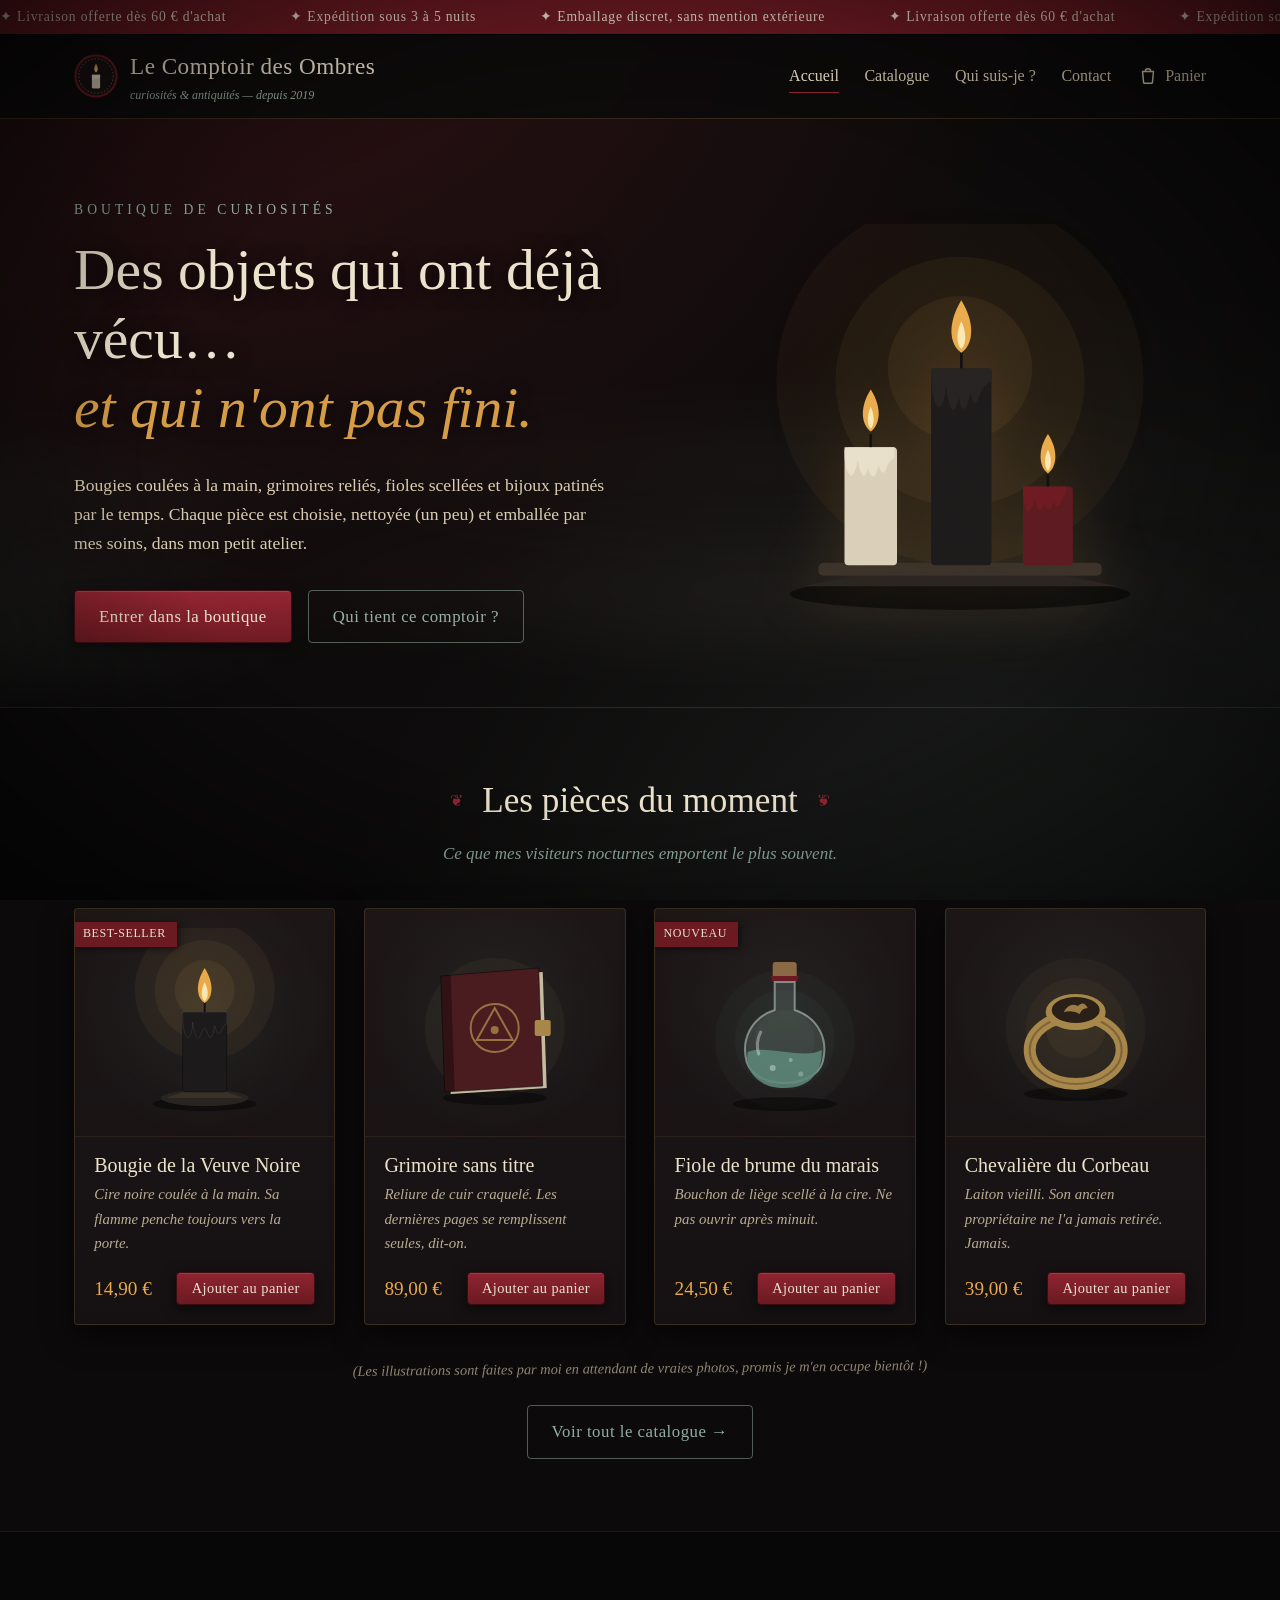
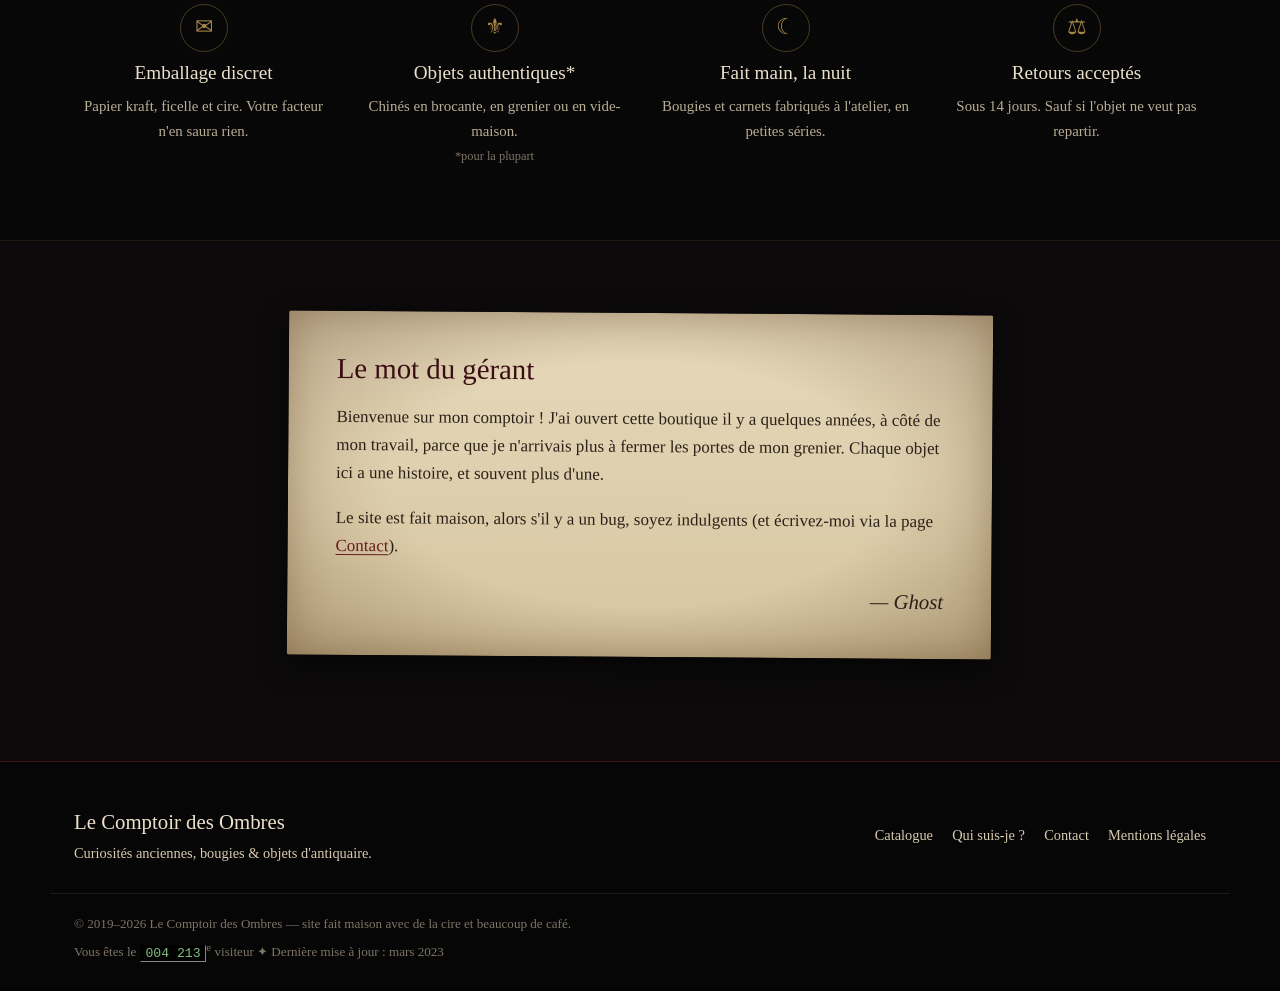
<file: boutique/index.html>
<!DOCTYPE html>
<html lang="fr">
<head>
  <meta charset="UTF-8">
  <meta name="viewport" content="width=device-width, initial-scale=1.0">
  <title>Le Comptoir des Ombres — Curiosités anciennes &amp; objets d'antiquaire</title>
  <meta name="description" content="Bougies, grimoires, fioles et bijoux vieillis. Des objets qui ont déjà vécu.">
  <link rel="icon" href="img/logo.svg" type="image/svg+xml">
  <link rel="stylesheet" href="css/style.css">
</head>
<body>

  <!-- ===== Bandeau défilant (promo) ===== -->
  <div class="bandeau-promo" aria-label="Informations livraison">
    <div class="bandeau-defile">
      <span>✦ Livraison offerte dès 60 € d'achat</span>
      <span>✦ Expédition sous 3 à 5 nuits</span>
      <span>✦ Emballage discret, sans mention extérieure</span>
      <span>✦ Livraison offerte dès 60 € d'achat</span>
      <span>✦ Expédition sous 3 à 5 nuits</span>
      <span>✦ Emballage discret, sans mention extérieure</span>
    </div>
  </div>

  <!-- ===== En-tête : logo, menu, panier ===== -->
  <header class="entete">
    <div class="conteneur entete-interieur">
      <a class="logo" href="index.html">
        <img src="img/logo.svg" alt="" width="44" height="44">
        <span class="logo-texte">
          <span class="logo-nom">Le Comptoir des Ombres</span>
          <span class="logo-sous">curiosités &amp; antiquités — depuis 2019</span>
        </span>
      </a>

      <button class="bouton-menu" type="button" aria-expanded="false" aria-controls="nav-principale">
        <span aria-hidden="true">☰</span> Menu
      </button>

      <nav class="nav-principale" id="nav-principale" aria-label="Navigation principale">
        <a href="index.html">Accueil</a>
        <a href="catalogue.html">Catalogue</a>
        <a href="a-propos.html">Qui suis-je ?</a>
        <a href="contact.html">Contact</a>
        <a class="lien-panier" href="panier.html" aria-label="Panier">
          <svg viewBox="0 0 24 24" width="22" height="22" aria-hidden="true">
            <path d="M6 7h12l-1.2 12.2a1 1 0 0 1-1 .8H8.2a1 1 0 0 1-1-.8Z M9 7a3 3 0 0 1 6 0"
                  fill="none" stroke="currentColor" stroke-width="1.6" stroke-linejoin="round"/>
          </svg>
          Panier
          <span class="pastille" data-compteur-panier hidden>0</span>
        </a>
      </nav>
    </div>
  </header>

  <main>

    <!-- ===== Bannière principale ===== -->
    <section class="banniere">
      <!-- couches de brume animées en CSS -->
      <div class="brume brume-1" aria-hidden="true"></div>
      <div class="brume brume-2" aria-hidden="true"></div>

      <div class="conteneur banniere-interieur">
        <div class="banniere-texte">
          <p class="surtitre">Boutique de curiosités</p>
          <h1>Des objets qui ont déjà vécu…<br><em>et qui n'ont pas fini.</em></h1>
          <p class="banniere-intro">
            Bougies coulées à la main, grimoires reliés, fioles scellées et bijoux
            patinés par le temps. Chaque pièce est choisie, nettoyée (un peu) et
            emballée par mes soins, dans mon petit atelier.
          </p>
          <div class="banniere-actions">
            <a class="bouton" href="catalogue.html">Entrer dans la boutique</a>
            <a class="bouton bouton-discret" href="a-propos.html">Qui tient ce comptoir ?</a>
          </div>
        </div>

        <!-- Trois bougies dessinées en SVG, flammes animées -->
        <div class="banniere-bougies" aria-hidden="true">
          <svg viewBox="0 0 320 300" xmlns="http://www.w3.org/2000/svg">
            <!-- halo -->
            <circle cx="160" cy="120" r="140" fill="#f2b35a" opacity=".04"/>
            <circle cx="160" cy="120" r="95" fill="#f2b35a" opacity=".05"/>
            <circle cx="160" cy="110" r="55" fill="#f2b35a" opacity=".06"/>
            <!-- bougeoir -->
            <ellipse cx="160" cy="282" rx="130" ry="12" fill="#000" opacity=".5"/>
            <path d="M40 276 Q160 248 280 276 Z" fill="#2a2420"/>
            <rect x="52" y="258" width="216" height="10" rx="4" fill="#3a3129"/>
            <!-- bougie gauche -->
            <rect x="72" y="170" width="40" height="90" rx="3" fill="#d9cfb8"/>
            <path d="M72 174 q0 14 5 18 q4-3 5-12 q4 20 8 6 q4 14 8 -2 q3 10 6 2 q2-6 6-8 V170 H72 Z" fill="#e8dfca"/>
            <line x1="92" y1="170" x2="92" y2="160" stroke="#111" stroke-width="2"/>
            <g class="flamme flamme-a">
              <path d="M92 126 C83 140 85 153 92 158 C99 153 101 140 92 126 Z" fill="#e9a94b"/>
              <path d="M92 139 C89 146 89 153 92 156 C95 153 95 146 92 139 Z" fill="#fbe7b0"/>
            </g>
            <!-- bougie centrale (noire, plus haute) -->
            <rect x="138" y="110" width="46" height="150" rx="3" fill="#1c1a1a"/>
            <path d="M138 114 q0 22 6 26 q5-4 5-18 q5 34 10 10 q4 20 9 -4 q3 16 7 2 q3-8 9-10 V110 H138 Z" fill="#262222"/>
            <line x1="161" y1="110" x2="161" y2="98" stroke="#111" stroke-width="2"/>
            <g class="flamme flamme-b">
              <path d="M161 58 C150 76 152 92 161 98 C170 92 172 76 161 58 Z" fill="#e9a94b"/>
              <path d="M161 74 C157 82 157 92 161 95 C165 92 165 82 161 74 Z" fill="#fbe7b0"/>
            </g>
            <!-- bougie droite (bordeaux, courte) -->
            <rect x="208" y="200" width="38" height="60" rx="3" fill="#5a1a20"/>
            <path d="M208 204 q0 12 4 15 q4-3 5-10 q4 16 7 4 q4 10 7 -2 q3 8 6 0 q2-4 4-6 V200 H208 Z" fill="#6b1a22"/>
            <line x1="227" y1="200" x2="227" y2="191" stroke="#111" stroke-width="2"/>
            <g class="flamme flamme-c">
              <path d="M227 160 C219 172 220 185 227 190 C234 185 235 172 227 160 Z" fill="#e9a94b"/>
              <path d="M227 172 C224 178 224 185 227 188 C230 185 230 178 227 172 Z" fill="#fbe7b0"/>
            </g>
          </svg>
        </div>
      </div>
    </section>

    <!-- ===== Produits phares (remplis par js/main.js depuis data/products.js) ===== -->
    <section class="section">
      <div class="conteneur">
        <header class="section-titre">
          <h2>Les pièces du moment</h2>
          <p>Ce que mes visiteurs nocturnes emportent le plus souvent.</p>
        </header>

        <div class="grille-produits" data-produits-phares>
          <!-- les cartes produits sont insérées ici en JavaScript -->
          <noscript><p>Activez JavaScript pour afficher les produits.</p></noscript>
        </div>

        <p class="note-manuscrite">
          (Les illustrations sont faites par moi en attendant de vraies photos, promis je m'en occupe bientôt !)
        </p>

        <div class="centre">
          <a class="bouton bouton-discret" href="catalogue.html">Voir tout le catalogue →</a>
        </div>
      </div>
    </section>

    <!-- ===== Engagements de la boutique (un peu amateurs) ===== -->
    <section class="section section-sombre">
      <div class="conteneur grille-engagements">
        <div class="engagement">
          <span class="engagement-icone" aria-hidden="true">✉</span>
          <h3>Emballage discret</h3>
          <p>Papier kraft, ficelle et cire. Votre facteur n'en saura rien.</p>
        </div>
        <div class="engagement">
          <span class="engagement-icone" aria-hidden="true">⚜</span>
          <h3>Objets authentiques*</h3>
          <p>Chinés en brocante, en grenier ou en vide-maison.<br><small>*pour la plupart</small></p>
        </div>
        <div class="engagement">
          <span class="engagement-icone" aria-hidden="true">☾</span>
          <h3>Fait main, la nuit</h3>
          <p>Bougies et carnets fabriqués à l'atelier, en petites séries.</p>
        </div>
        <div class="engagement">
          <span class="engagement-icone" aria-hidden="true">⚖</span>
          <h3>Retours acceptés</h3>
          <p>Sous 14 jours. Sauf si l'objet ne veut pas repartir.</p>
        </div>
      </div>
    </section>

    <!-- ===== Petit mot du gérant ===== -->
    <section class="section">
      <div class="conteneur mot-gerant">
        <div class="parchemin">
          <h2>Le mot du gérant</h2>
          <p>
            Bienvenue sur mon comptoir ! J'ai ouvert cette boutique il y a quelques
            années, à côté de mon travail, parce que je n'arrivais plus à fermer
            les portes de mon grenier. Chaque objet ici a une histoire, et souvent
            plus d'une.
          </p>
          <p>
            Le site est fait maison, alors s'il y a un bug, soyez indulgents
            (et écrivez-moi via la page <a href="contact.html">Contact</a>).
          </p>
          <p class="signature">— Ghost</p>
        </div>
      </div>
    </section>

  </main>

  <!-- ===== Pied de page ===== -->
  <footer class="pied">
    <div class="conteneur pied-interieur">
      <div>
        <p class="pied-nom">Le Comptoir des Ombres</p>
        <p>Curiosités anciennes, bougies &amp; objets d'antiquaire.</p>
      </div>
      <nav aria-label="Liens du pied de page">
        <a href="catalogue.html">Catalogue</a>
        <a href="a-propos.html">Qui suis-je ?</a>
        <a href="contact.html">Contact</a>
        <a href="mentions-legales.html">Mentions légales</a>
      </nav>
    </div>
    <div class="conteneur pied-bas">
      <p>© 2019–<span data-annee>2026</span> Le Comptoir des Ombres — site fait maison avec de la cire et beaucoup de café.</p>
      <p class="compteur-visites">Vous êtes le <span>004 213</span><sup>e</sup> visiteur ✦ Dernière mise à jour : mars 2023</p>
    </div>
  </footer>

  <!-- Scripts : données d'abord, puis dessins, puis logique -->
  <script src="data/products.js"></script>
  <script src="js/illustrations.js"></script>
  <script src="js/main.js"></script>
</body>
</html>
</file>
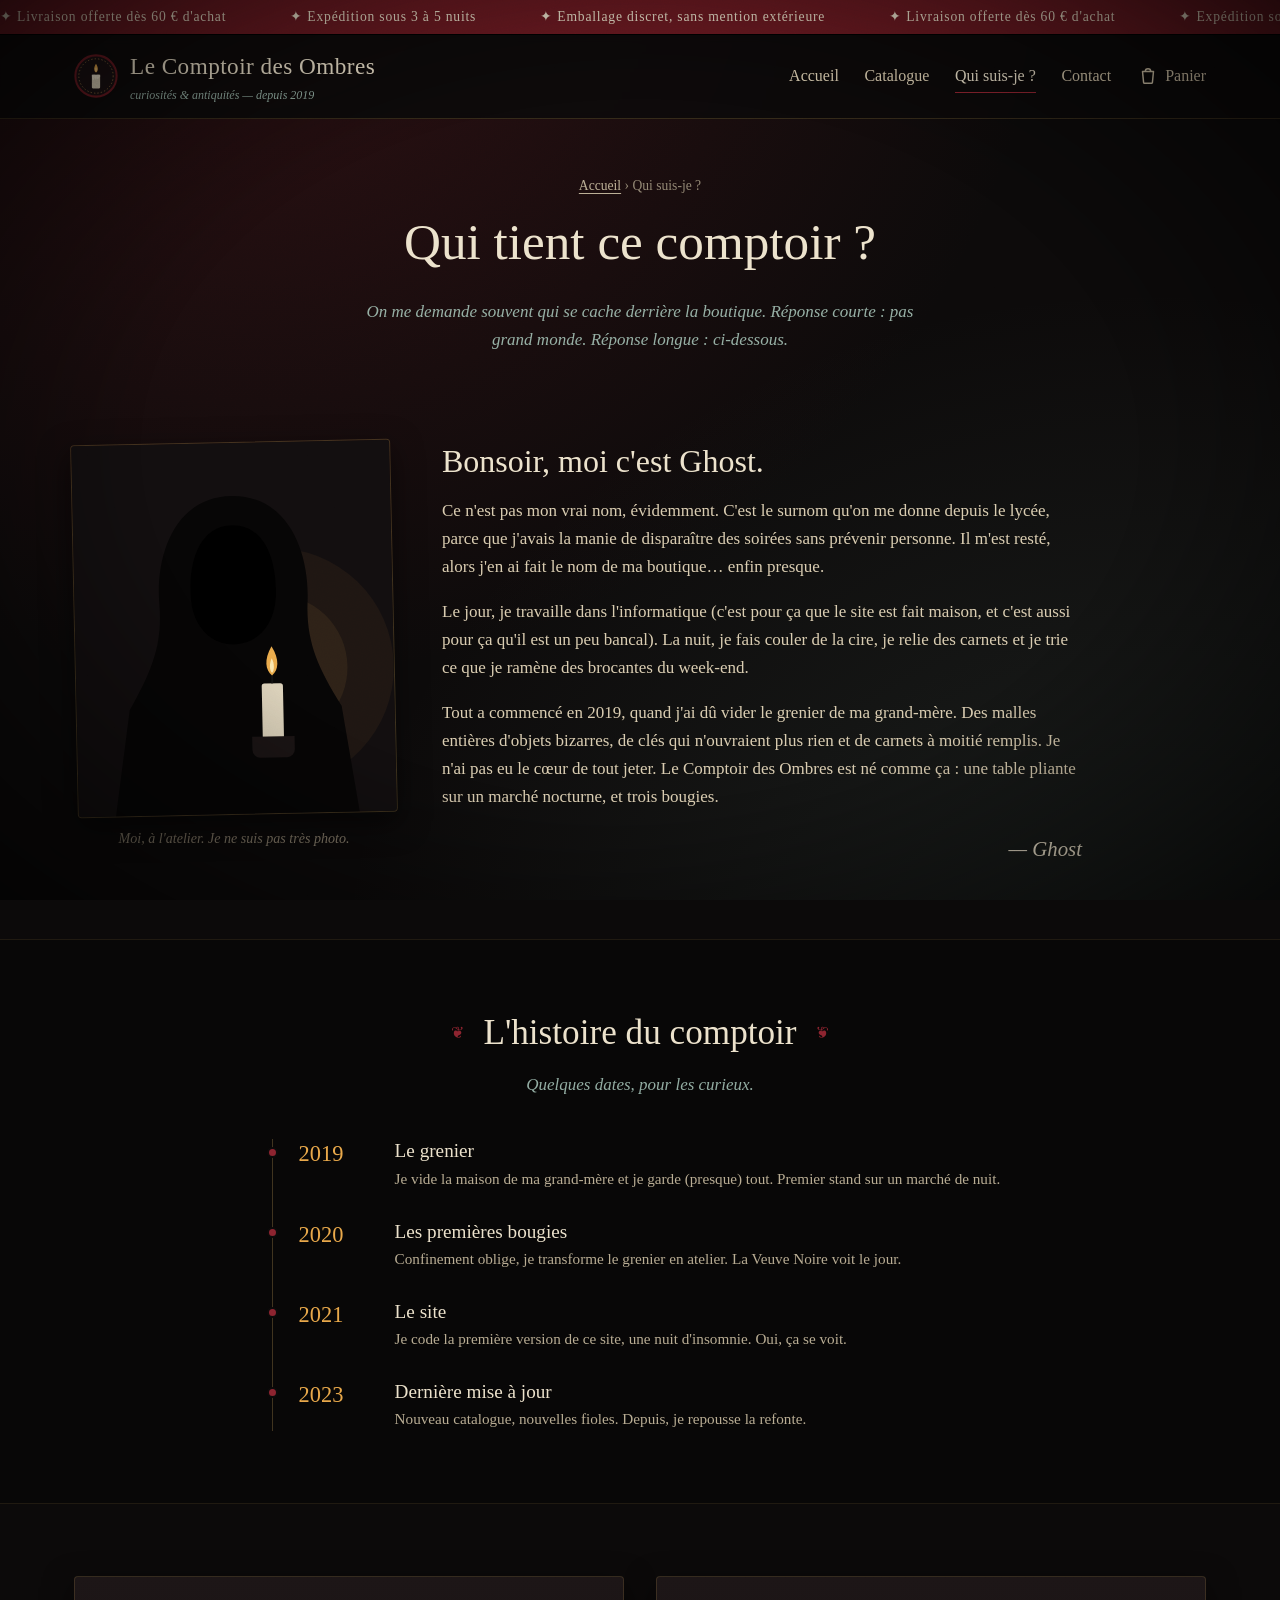
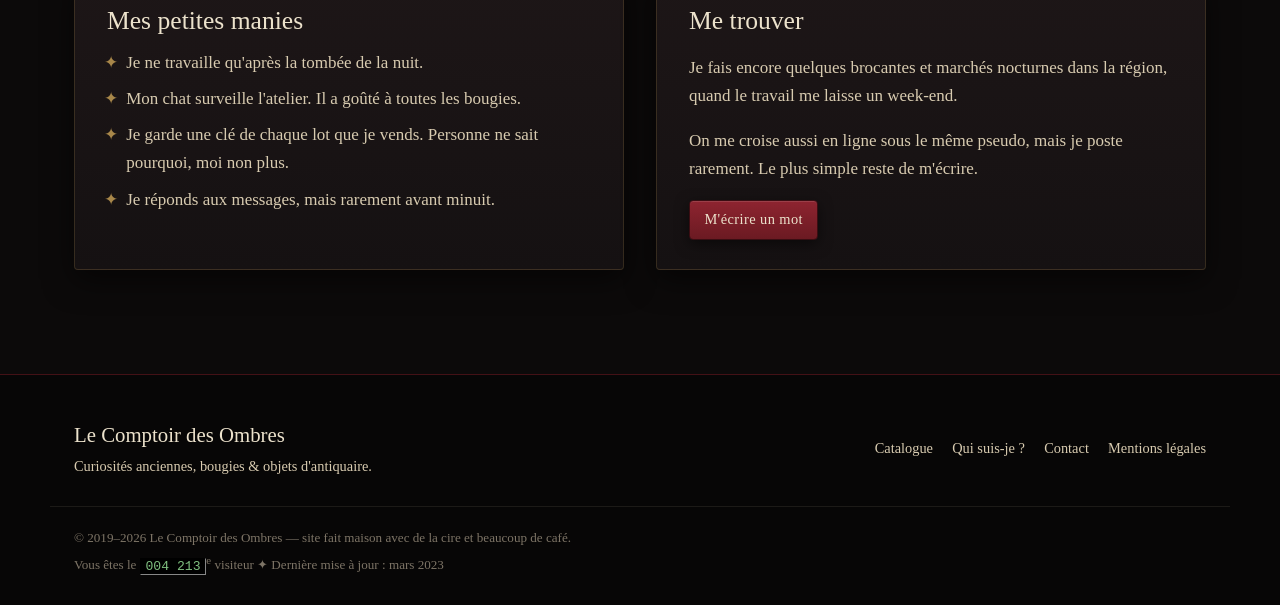
<file: boutique/a-propos.html>
<!DOCTYPE html>
<html lang="fr">
<head>
  <meta charset="UTF-8">
  <meta name="viewport" content="width=device-width, initial-scale=1.0">
  <title>Qui suis-je ? — Le Comptoir des Ombres</title>
  <meta name="description" content="Qui se cache derrière le Comptoir des Ombres ? Quelques mots sur Ghost, le gérant de la boutique.">
  <link rel="icon" href="img/logo.svg" type="image/svg+xml">
  <link rel="stylesheet" href="css/style.css">
</head>
<body>

  <!-- ===== Bandeau défilant (promo) ===== -->
  <div class="bandeau-promo" aria-label="Informations livraison">
    <div class="bandeau-defile">
      <span>✦ Livraison offerte dès 60 € d'achat</span>
      <span>✦ Expédition sous 3 à 5 nuits</span>
      <span>✦ Emballage discret, sans mention extérieure</span>
      <span>✦ Livraison offerte dès 60 € d'achat</span>
      <span>✦ Expédition sous 3 à 5 nuits</span>
      <span>✦ Emballage discret, sans mention extérieure</span>
    </div>
  </div>

  <!-- ===== En-tête : logo, menu, panier ===== -->
  <header class="entete">
    <div class="conteneur entete-interieur">
      <a class="logo" href="index.html">
        <img src="img/logo.svg" alt="" width="44" height="44">
        <span class="logo-texte">
          <span class="logo-nom">Le Comptoir des Ombres</span>
          <span class="logo-sous">curiosités &amp; antiquités — depuis 2019</span>
        </span>
      </a>

      <button class="bouton-menu" type="button" aria-expanded="false" aria-controls="nav-principale">
        <span aria-hidden="true">☰</span> Menu
      </button>

      <nav class="nav-principale" id="nav-principale" aria-label="Navigation principale">
        <a href="index.html">Accueil</a>
        <a href="catalogue.html">Catalogue</a>
        <a href="a-propos.html">Qui suis-je ?</a>
        <a href="contact.html">Contact</a>
        <a class="lien-panier" href="panier.html" aria-label="Panier">
          <svg viewBox="0 0 24 24" width="22" height="22" aria-hidden="true">
            <path d="M6 7h12l-1.2 12.2a1 1 0 0 1-1 .8H8.2a1 1 0 0 1-1-.8Z M9 7a3 3 0 0 1 6 0"
                  fill="none" stroke="currentColor" stroke-width="1.6" stroke-linejoin="round"/>
          </svg>
          Panier
          <span class="pastille" data-compteur-panier hidden>0</span>
        </a>
      </nav>
    </div>
  </header>

  <main>

    <!-- ===== Titre de la page ===== -->
    <section class="entete-page">
      <div class="conteneur">
        <p class="fil-ariane"><a href="index.html">Accueil</a> <span aria-hidden="true">›</span> Qui suis-je ?</p>
        <h1>Qui tient ce comptoir ?</h1>
        <p class="entete-page-intro">
          On me demande souvent qui se cache derrière la boutique.
          Réponse courte : pas grand monde. Réponse longue : ci-dessous.
        </p>
      </div>
    </section>

    <!-- ===== Présentation ===== -->
    <section class="section">
      <div class="conteneur presentation">

        <figure class="portrait">
          <!-- Silhouette encapuchonnée : Ghost ne montre jamais son visage -->
          <svg viewBox="0 0 240 280" xmlns="http://www.w3.org/2000/svg" role="img" aria-label="Silhouette encapuchonnée tenant une bougie">
            <rect width="240" height="280" fill="#120e0f"/>
            <circle cx="150" cy="170" r="90" fill="#f2b35a" opacity=".05"/>
            <circle cx="150" cy="170" r="55" fill="#f2b35a" opacity=".07"/>
            <!-- capuche et épaules -->
            <path d="M120 40 C78 40 62 82 64 120 C66 150 58 170 40 200 L28 280 H212 L200 200 C182 170 174 150 176 120 C178 82 162 40 120 40 Z" fill="#060505"/>
            <path d="M120 62 C94 62 86 92 88 118 C90 140 104 152 120 152 C136 152 150 140 152 118 C154 92 146 62 120 62 Z" fill="#000"/>
            <!-- main et bougie -->
            <rect x="140" y="182" width="16" height="42" rx="2" fill="#d9cfb8"/>
            <path d="M132 222 h32 v10 a6 6 0 0 1 -6 6 h-20 a6 6 0 0 1 -6 -6 Z" fill="#1a1414"/>
            <line x1="148" y1="182" x2="148" y2="176" stroke="#111" stroke-width="1.5"/>
            <g class="flamme">
              <path d="M148 154 C142 164 143 172 148 176 C153 172 154 164 148 154 Z" fill="#e9a94b"/>
              <path d="M148 163 C146 167 146 172 148 174 C150 172 150 167 148 163 Z" fill="#fbe7b0"/>
            </g>
          </svg>
          <figcaption>Moi, à l'atelier. Je ne suis pas très photo.</figcaption>
        </figure>

        <div class="presentation-texte">
          <h2>Bonsoir, moi c'est Ghost.</h2>
          <p>
            Ce n'est pas mon vrai nom, évidemment. C'est le surnom qu'on me donne
            depuis le lycée, parce que j'avais la manie de disparaître des soirées
            sans prévenir personne. Il m'est resté, alors j'en ai fait le nom de
            ma boutique… enfin presque.
          </p>
          <p>
            Le jour, je travaille dans l'informatique (c'est pour ça que le site est
            fait maison, et c'est aussi pour ça qu'il est un peu bancal). La nuit,
            je fais couler de la cire, je relie des carnets et je trie ce que je
            ramène des brocantes du week-end.
          </p>
          <p>
            Tout a commencé en 2019, quand j'ai dû vider le grenier de ma
            grand-mère. Des malles entières d'objets bizarres, de clés qui n'ouvraient
            plus rien et de carnets à moitié remplis. Je n'ai pas eu le cœur de tout
            jeter. Le Comptoir des Ombres est né comme ça : une table pliante sur
            un marché nocturne, et trois bougies.
          </p>
          <p class="signature signature-claire">— Ghost</p>
        </div>

      </div>
    </section>

    <!-- ===== Petite chronologie ===== -->
    <section class="section section-sombre">
      <div class="conteneur">
        <header class="section-titre">
          <h2>L'histoire du comptoir</h2>
          <p>Quelques dates, pour les curieux.</p>
        </header>

        <ol class="chronologie">
          <li>
            <span class="chrono-date">2019</span>
            <div>
              <h3>Le grenier</h3>
              <p>Je vide la maison de ma grand-mère et je garde (presque) tout. Premier stand sur un marché de nuit.</p>
            </div>
          </li>
          <li>
            <span class="chrono-date">2020</span>
            <div>
              <h3>Les premières bougies</h3>
              <p>Confinement oblige, je transforme le grenier en atelier. La Veuve Noire voit le jour.</p>
            </div>
          </li>
          <li>
            <span class="chrono-date">2021</span>
            <div>
              <h3>Le site</h3>
              <p>Je code la première version de ce site, une nuit d'insomnie. Oui, ça se voit.</p>
            </div>
          </li>
          <li>
            <span class="chrono-date">2023</span>
            <div>
              <h3>Dernière mise à jour</h3>
              <p>Nouveau catalogue, nouvelles fioles. Depuis, je repousse la refonte.</p>
            </div>
          </li>
        </ol>
      </div>
    </section>

    <!-- ===== Manies et contact ===== -->
    <section class="section">
      <div class="conteneur grille-apropos">
        <div class="encart">
          <h2>Mes petites manies</h2>
          <ul class="liste-manies">
            <li>Je ne travaille qu'après la tombée de la nuit.</li>
            <li>Mon chat surveille l'atelier. Il a goûté à toutes les bougies.</li>
            <li>Je garde une clé de chaque lot que je vends. Personne ne sait pourquoi, moi non plus.</li>
            <li>Je réponds aux messages, mais rarement avant minuit.</li>
          </ul>
        </div>

        <div class="encart">
          <h2>Me trouver</h2>
          <p>
            Je fais encore quelques brocantes et marchés nocturnes dans la région,
            quand le travail me laisse un week-end.
          </p>
          <p>
            On me croise aussi en ligne sous le même pseudo, mais je poste rarement.
            Le plus simple reste de m'écrire.
          </p>
          <a class="bouton bouton-petit" href="contact.html">M'écrire un mot</a>
        </div>
      </div>
    </section>

  </main>

  <!-- ===== Pied de page ===== -->
  <footer class="pied">
    <div class="conteneur pied-interieur">
      <div>
        <p class="pied-nom">Le Comptoir des Ombres</p>
        <p>Curiosités anciennes, bougies &amp; objets d'antiquaire.</p>
      </div>
      <nav aria-label="Liens du pied de page">
        <a href="catalogue.html">Catalogue</a>
        <a href="a-propos.html">Qui suis-je ?</a>
        <a href="contact.html">Contact</a>
        <a href="mentions-legales.html">Mentions légales</a>
      </nav>
    </div>
    <div class="conteneur pied-bas">
      <p>© 2019–<span data-annee>2026</span> Le Comptoir des Ombres — site fait maison avec de la cire et beaucoup de café.</p>
      <p class="compteur-visites">Vous êtes le <span>004 213</span><sup>e</sup> visiteur ✦ Dernière mise à jour : mars 2023</p>
    </div>
  </footer>

  <!-- Scripts : données d'abord, puis dessins, puis logique -->
  <script src="data/products.js"></script>
  <script src="js/illustrations.js"></script>
  <script src="js/main.js"></script>
</body>
</html>
</file>
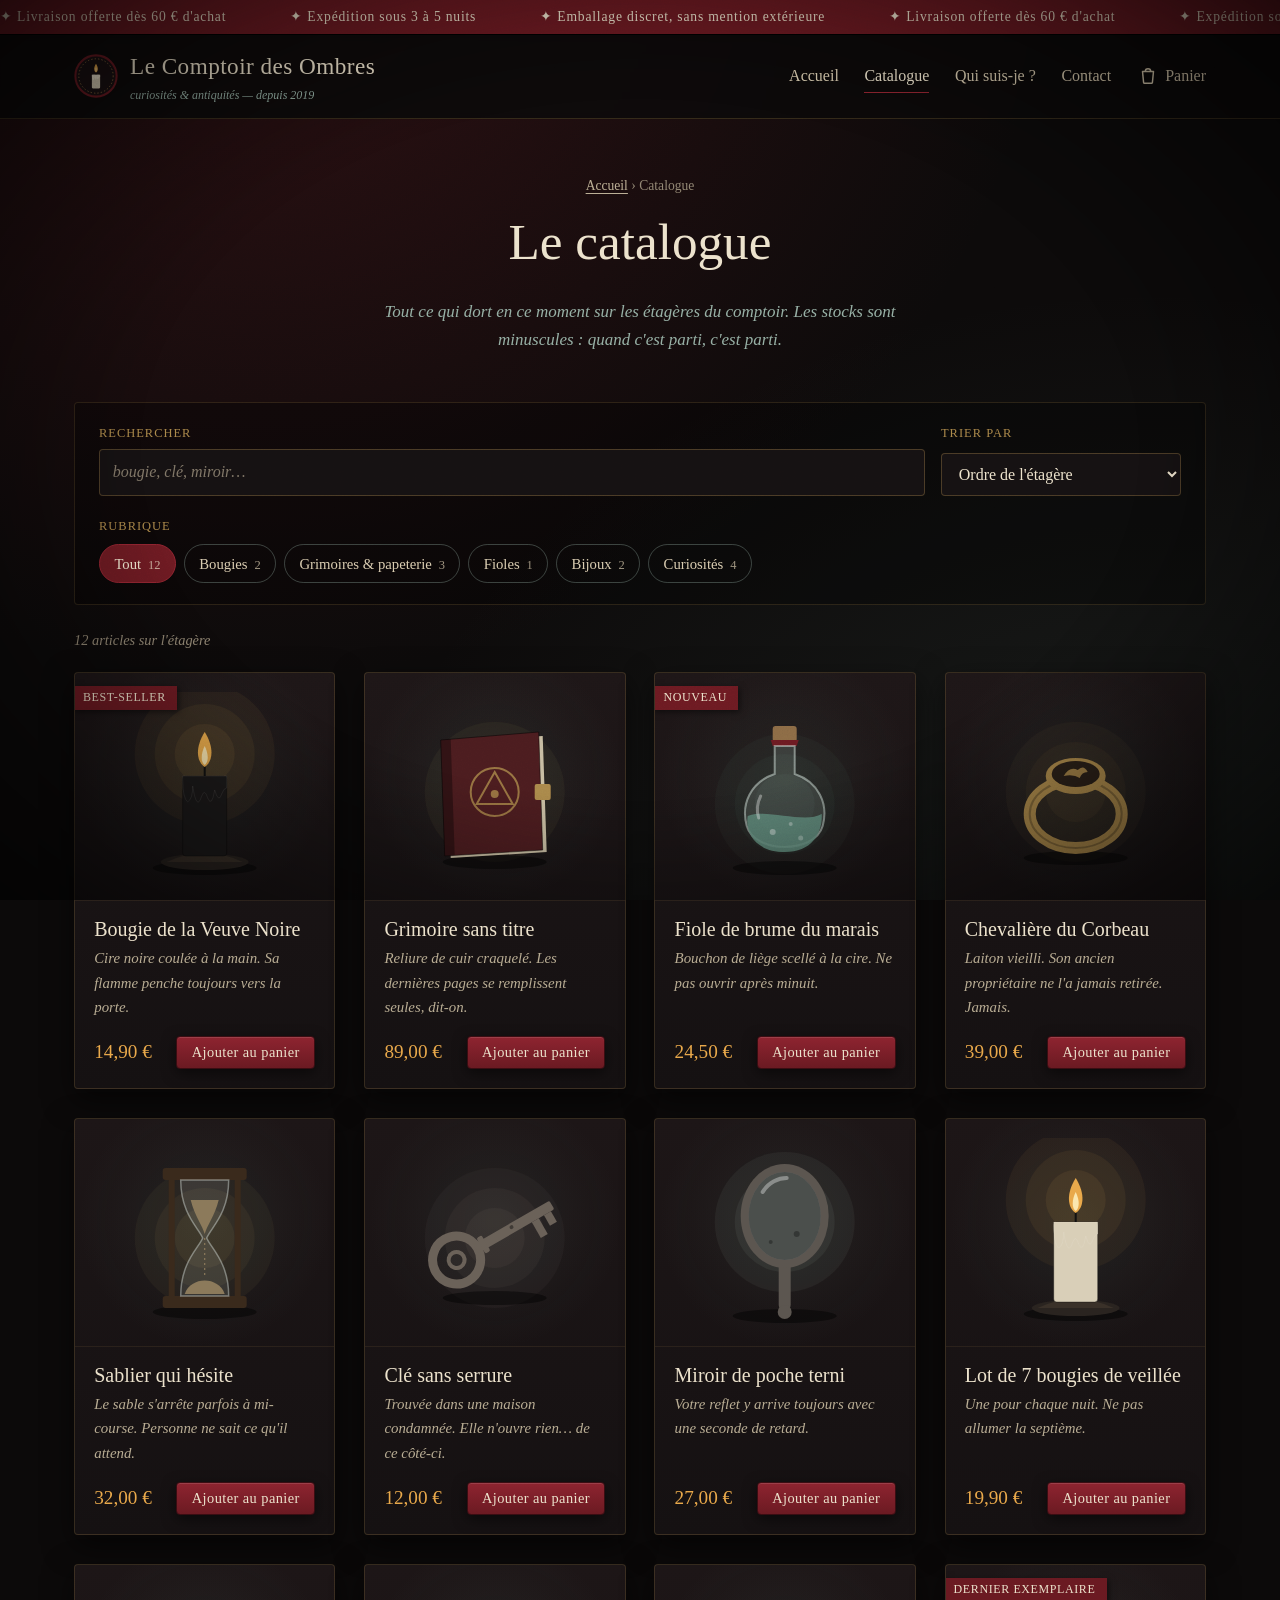
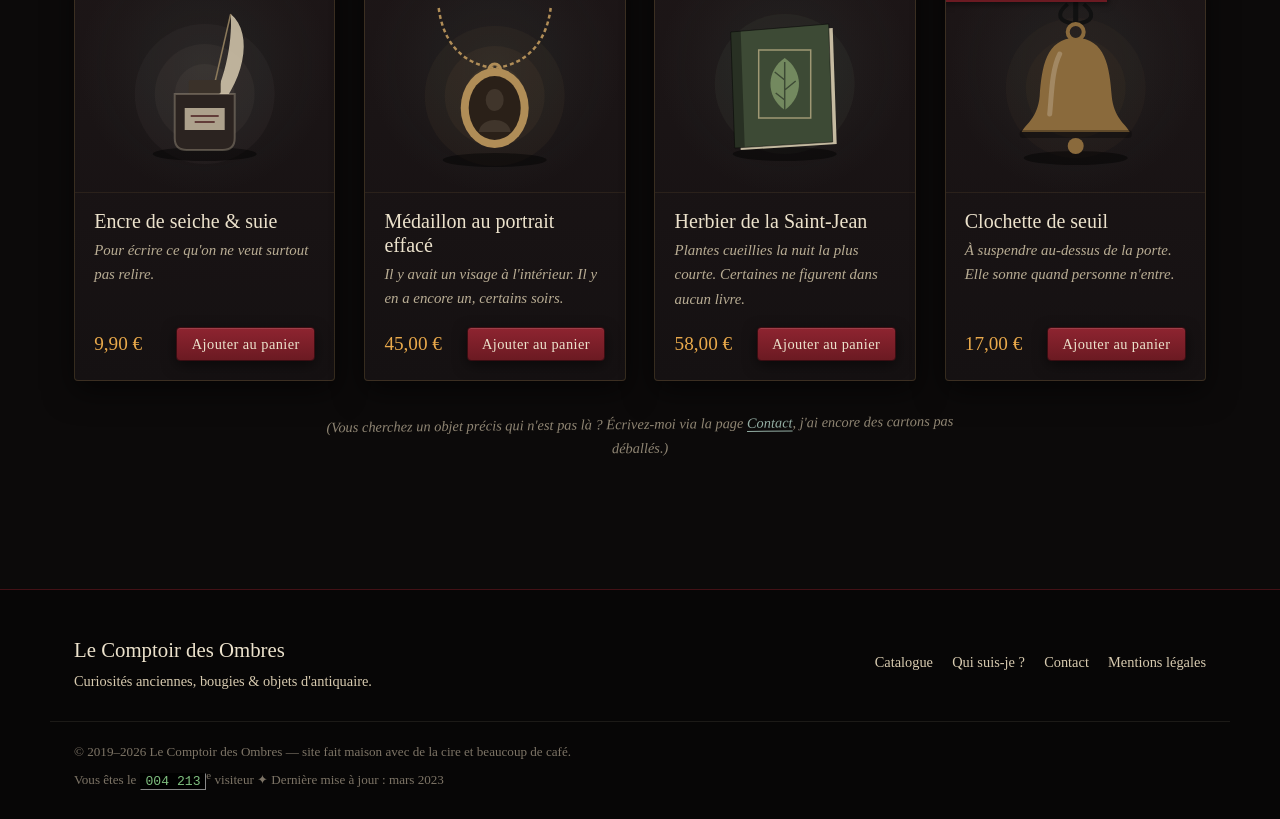
<file: boutique/catalogue.html>
<!DOCTYPE html>
<html lang="fr">
<head>
  <meta charset="UTF-8">
  <meta name="viewport" content="width=device-width, initial-scale=1.0">
  <title>Catalogue — Le Comptoir des Ombres</title>
  <meta name="description" content="Tout le catalogue du Comptoir des Ombres : bougies, grimoires, fioles, bijoux et curiosités anciennes.">
  <link rel="icon" href="img/logo.svg" type="image/svg+xml">
  <link rel="stylesheet" href="css/style.css">
</head>
<body>

  <!-- ===== Bandeau défilant (promo) ===== -->
  <div class="bandeau-promo" aria-label="Informations livraison">
    <div class="bandeau-defile">
      <span>✦ Livraison offerte dès 60 € d'achat</span>
      <span>✦ Expédition sous 3 à 5 nuits</span>
      <span>✦ Emballage discret, sans mention extérieure</span>
      <span>✦ Livraison offerte dès 60 € d'achat</span>
      <span>✦ Expédition sous 3 à 5 nuits</span>
      <span>✦ Emballage discret, sans mention extérieure</span>
    </div>
  </div>

  <!-- ===== En-tête : logo, menu, panier ===== -->
  <header class="entete">
    <div class="conteneur entete-interieur">
      <a class="logo" href="index.html">
        <img src="img/logo.svg" alt="" width="44" height="44">
        <span class="logo-texte">
          <span class="logo-nom">Le Comptoir des Ombres</span>
          <span class="logo-sous">curiosités &amp; antiquités — depuis 2019</span>
        </span>
      </a>

      <button class="bouton-menu" type="button" aria-expanded="false" aria-controls="nav-principale">
        <span aria-hidden="true">☰</span> Menu
      </button>

      <nav class="nav-principale" id="nav-principale" aria-label="Navigation principale">
        <a href="index.html">Accueil</a>
        <a href="catalogue.html">Catalogue</a>
        <a href="a-propos.html">Qui suis-je ?</a>
        <a href="contact.html">Contact</a>
        <a class="lien-panier" href="panier.html" aria-label="Panier">
          <svg viewBox="0 0 24 24" width="22" height="22" aria-hidden="true">
            <path d="M6 7h12l-1.2 12.2a1 1 0 0 1-1 .8H8.2a1 1 0 0 1-1-.8Z M9 7a3 3 0 0 1 6 0"
                  fill="none" stroke="currentColor" stroke-width="1.6" stroke-linejoin="round"/>
          </svg>
          Panier
          <span class="pastille" data-compteur-panier hidden>0</span>
        </a>
      </nav>
    </div>
  </header>

  <main>

    <!-- ===== Titre de la page ===== -->
    <section class="entete-page">
      <div class="conteneur">
        <p class="fil-ariane"><a href="index.html">Accueil</a> <span aria-hidden="true">›</span> Catalogue</p>
        <h1>Le catalogue</h1>
        <p class="entete-page-intro">
          Tout ce qui dort en ce moment sur les étagères du comptoir.
          Les stocks sont minuscules : quand c'est parti, c'est parti.
        </p>
      </div>
    </section>

    <section class="section section-catalogue">
      <div class="conteneur">

        <!-- ===== Barre de filtres (remplie et gérée par js/catalogue.js) ===== -->
        <form class="filtres" role="search" aria-label="Filtrer le catalogue" data-filtres>
          <div class="filtres-ligne">
            <label class="champ champ-recherche">
              <span class="champ-libelle">Rechercher</span>
              <input type="search" name="recherche" placeholder="bougie, clé, miroir…" autocomplete="off">
            </label>

            <label class="champ">
              <span class="champ-libelle">Trier par</span>
              <select name="tri">
                <option value="defaut">Ordre de l'étagère</option>
                <option value="prix-asc">Prix croissant</option>
                <option value="prix-desc">Prix décroissant</option>
                <option value="nom">Nom (A → Z)</option>
              </select>
            </label>
          </div>

          <fieldset class="filtres-categories">
            <legend class="champ-libelle">Rubrique</legend>
            <div class="puces" data-puces-categories>
              <!-- boutons de rubriques insérés en JavaScript -->
            </div>
          </fieldset>
        </form>

        <p class="resultat-compte" data-compte aria-live="polite"></p>

        <div class="grille-produits" data-catalogue>
          <noscript><p>Activez JavaScript pour afficher les produits.</p></noscript>
        </div>

        <div class="catalogue-vide" data-catalogue-vide hidden>
          <p>Rien sur cette étagère… pour l'instant.</p>
          <button class="bouton bouton-discret bouton-petit" type="button" data-reinitialiser>
            Tout afficher
          </button>
        </div>

        <p class="note-manuscrite">
          (Vous cherchez un objet précis qui n'est pas là ? Écrivez-moi via la page
          <a href="contact.html">Contact</a>, j'ai encore des cartons pas déballés.)
        </p>
      </div>
    </section>

  </main>

  <!-- ===== Pied de page ===== -->
  <footer class="pied">
    <div class="conteneur pied-interieur">
      <div>
        <p class="pied-nom">Le Comptoir des Ombres</p>
        <p>Curiosités anciennes, bougies &amp; objets d'antiquaire.</p>
      </div>
      <nav aria-label="Liens du pied de page">
        <a href="catalogue.html">Catalogue</a>
        <a href="a-propos.html">Qui suis-je ?</a>
        <a href="contact.html">Contact</a>
        <a href="mentions-legales.html">Mentions légales</a>
      </nav>
    </div>
    <div class="conteneur pied-bas">
      <p>© 2019–<span data-annee>2026</span> Le Comptoir des Ombres — site fait maison avec de la cire et beaucoup de café.</p>
      <p class="compteur-visites">Vous êtes le <span>004 213</span><sup>e</sup> visiteur ✦ Dernière mise à jour : mars 2023</p>
    </div>
  </footer>

  <!-- Scripts : données d'abord, puis dessins, puis logique -->
  <script src="data/products.js"></script>
  <script src="js/illustrations.js"></script>
  <script src="js/main.js"></script>
  <script src="js/catalogue.js"></script>
</body>
</html>
</file>
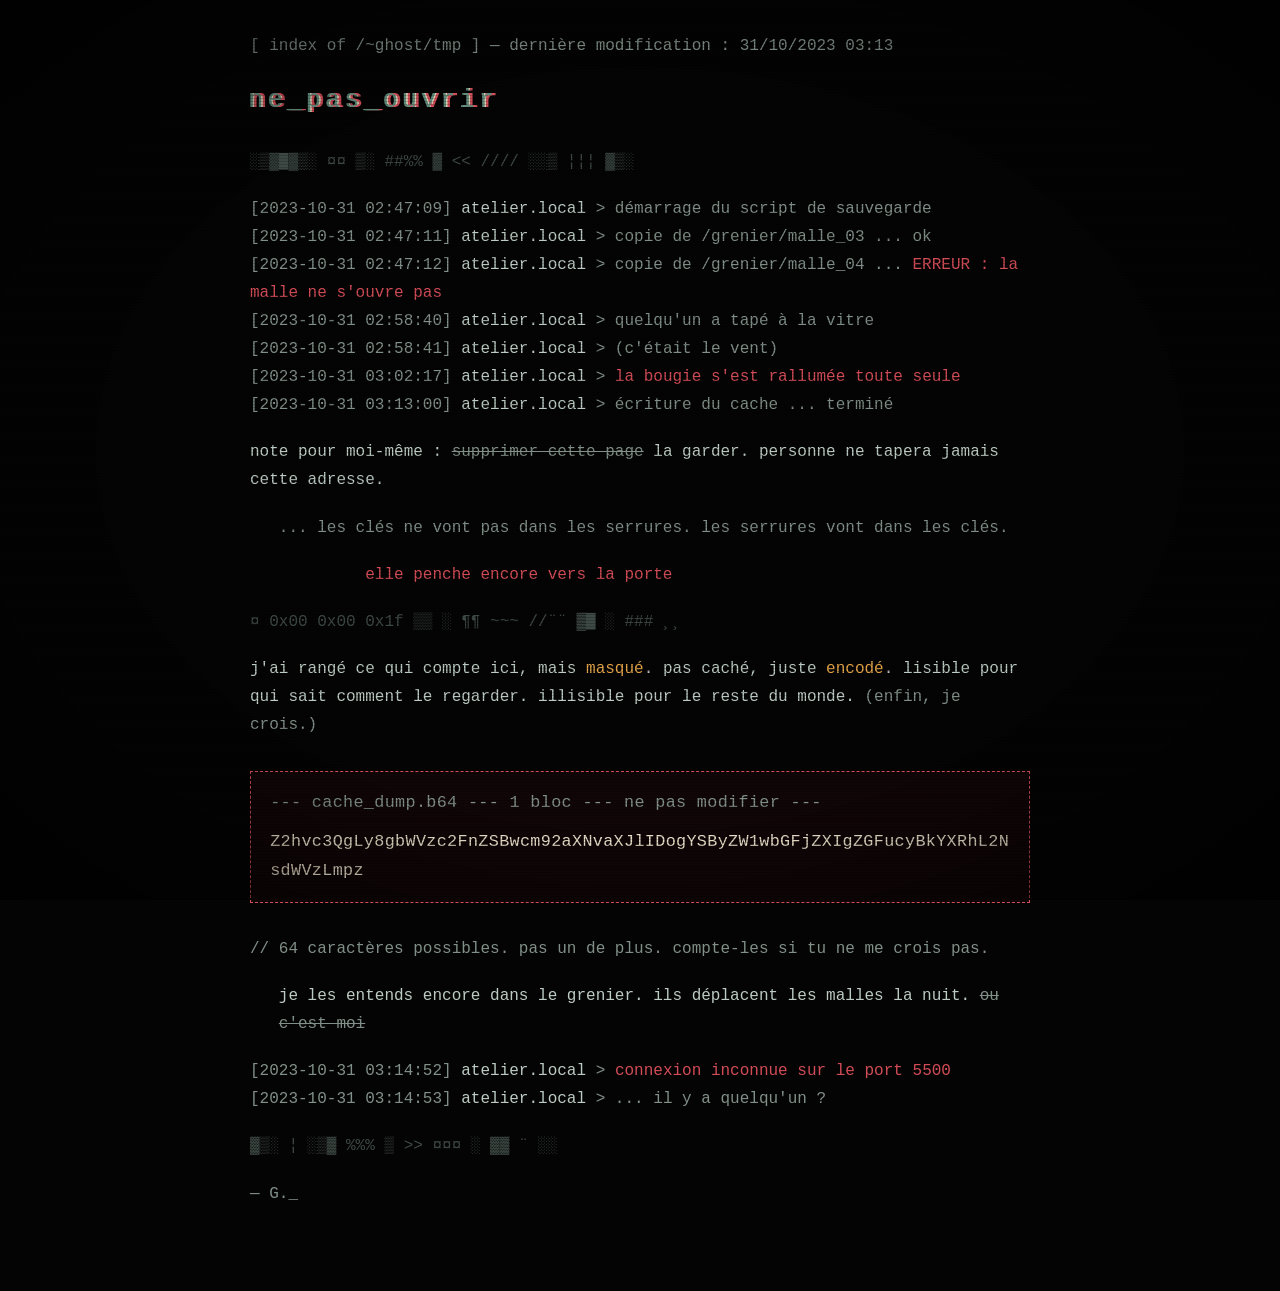
<file: boutique/espace-prive-ghost.html>
<!DOCTYPE html>
<html lang="fr">
<head>
<meta charset="UTF-8">
<meta name="viewport" content="width=device-width, initial-scale=1.0">
<meta name="robots" content="noindex, nofollow">
<title>~ghost/tmp</title>
<!-- ne pas oublier de supprimer avant la mise en ligne. ou pas. -->
<style>
  :root {
    --fond: #050404;
    --texte: #bccbc3;
    --pale: #808f88;
    --sang: #d24c57;
    --cire: #e9a94b;
  }
  * { box-sizing: border-box; }
  html { background: var(--fond); }
  body {
    margin: 0;
    min-height: 100vh;
    padding: 2rem 16px 4rem;
    background: var(--fond);
    color: var(--texte);
    font: 16px/1.75 "Courier New", Courier, monospace;
    overflow-x: hidden;
  }
  /* lignes de balayage façon vieil écran */
  body::before {
    content: "";
    position: fixed;
    inset: 0;
    pointer-events: none;
    background: repeating-linear-gradient(0deg, rgba(0,0,0,.18) 0 1px, transparent 1px 3px);
    z-index: 10;
  }
  body::after {
    content: "";
    position: fixed;
    inset: 0;
    pointer-events: none;
    background: radial-gradient(ellipse at center, transparent 60%, rgba(0,0,0,.7) 100%);
    z-index: 11;
  }
  main { max-width: 780px; margin: 0 auto; }
  p, pre { margin: 0 0 1.2rem; }
  pre { white-space: pre-wrap; word-break: break-all; }
  .pale { color: var(--pale); }
  .sang { color: var(--sang); }
  .cire { color: var(--cire); }
  .barre { text-decoration: line-through; color: var(--pale); }
  .decale { padding-left: 3ch; }
  .tres-decale { padding-left: 12ch; }

  h1 {
    position: relative;
    margin: 0 0 1.5rem;
    font-size: 1.6rem;
    font-weight: normal;
    letter-spacing: .15em;
    color: #d8cbb0;
  }
  /* effet glitch : deux copies du titre décalées en couleur */
  h1::before,
  h1::after {
    content: attr(data-texte);
    position: absolute;
    inset: 0;
    overflow: hidden;
  }
  h1::before { color: var(--sang); transform: translate(2px, 0); animation: glitch-a 3.2s infinite steps(1); }
  h1::after  { color: #5f8a7c; transform: translate(-2px, 0); animation: glitch-b 2.7s infinite steps(1); }
  @keyframes glitch-a {
    0%, 86%, 100% { clip-path: inset(0 0 100% 0); }
    88% { clip-path: inset(10% 0 55% 0); transform: translate(4px, -1px); }
    92% { clip-path: inset(60% 0 8% 0); transform: translate(-3px, 1px); }
  }
  @keyframes glitch-b {
    0%, 90%, 100% { clip-path: inset(0 0 100% 0); }
    92% { clip-path: inset(35% 0 40% 0); transform: translate(-4px, 0); }
    96% { clip-path: inset(75% 0 2% 0); transform: translate(3px, 0); }
  }

  .log { color: var(--pale); }
  .log b { font-weight: normal; color: var(--texte); }
  .log .err { color: var(--sang); }

  .clignote { animation: clignote 1.1s infinite steps(1); }
  @keyframes clignote { 50% { opacity: 0; } }

  .tremble { display: inline-block; animation: tremble .18s infinite; }
  @keyframes tremble {
    0% { transform: translate(0, 0); } 33% { transform: translate(.5px, -.5px); } 66% { transform: translate(-.5px, .5px); }
  }

  /* le bloc de données encodées : bien visible au milieu du fouillis */
  .dump {
    margin: 2rem 0;
    padding: 1rem 1.2rem;
    border: 1px dashed var(--sang);
    background: rgba(142, 36, 48, .08);
    color: #ece2cc;
    font-size: 1.05rem;
    letter-spacing: .02em;
  }
  .dump .entete-dump { display: block; color: var(--pale); margin-bottom: .6rem; }

  .parasite { color: #3d4944; user-select: none; }

  @media (prefers-reduced-motion: reduce) {
    *, *::before, *::after { animation: none !important; }
  }
</style>
</head>
<body>
<main>

<p class="pale">[ index of /~ghost/tmp ] — dernière modification : 31/10/2023 03:13</p>

<h1 data-texte="ne_pas_ouvrir">ne_pas_ouvrir</h1>

<p class="parasite" aria-hidden="true">░▒▓█▓▒░ ¤¤ ▒░ ##%% ▓ &lt;&lt; //// ░░▒ ¦¦¦ ▓▒░</p>

<pre class="log">
[2023-10-31 02:47:09] <b>atelier.local</b> &gt; démarrage du script de sauvegarde
[2023-10-31 02:47:11] <b>atelier.local</b> &gt; copie de /grenier/malle_03 ... ok
[2023-10-31 02:47:12] <b>atelier.local</b> &gt; copie de /grenier/malle_04 ... <span class="err">ERREUR : la malle ne s'ouvre pas</span>
[2023-10-31 02:58:40] <b>atelier.local</b> &gt; quelqu'un a tapé à la vitre
[2023-10-31 02:58:41] <b>atelier.local</b> &gt; (c'était le vent)
[2023-10-31 03:02:17] <b>atelier.local</b> &gt; <span class="err">la bougie s'est rallumée toute seule</span>
[2023-10-31 03:13:00] <b>atelier.local</b> &gt; écriture du cache ... terminé
</pre>

<p>note pour moi-même : <span class="barre">supprimer cette page</span> la garder. personne ne tapera jamais cette adresse.</p>

<p class="decale pale">... les clés ne vont pas dans les serrures. les serrures vont dans les clés.</p>

<p class="tres-decale"><span class="tremble sang">elle penche encore vers la porte</span></p>

<p class="parasite" aria-hidden="true">¤ 0x00 0x00 0x1f ▒▒ ░ ¶¶ ~~~ //¨¨ ▓█ ░ ### ¸¸</p>

<p>j'ai rangé ce qui compte ici, mais <span class="cire">masqué</span>. pas caché, juste <span class="cire">encodé</span>.
lisible pour qui sait comment le regarder. illisible pour le reste du monde. <span class="pale">(enfin, je crois.)</span></p>

<pre class="dump"><span class="entete-dump">--- cache_dump.b64 --- 1 bloc --- ne pas modifier ---</span>Z2hvc3QgLy8gbWVzc2FnZSBwcm92aXNvaXJlIDogYSByZW1wbGFjZXIgZGFucyBkYXRhL2NsdWVzLmpz</pre>

<p class="pale">// 64 caractères possibles. pas un de plus. compte-les si tu ne me crois pas.</p>

<p class="decale">je les entends encore dans le grenier. ils déplacent les malles la nuit. <span class="barre">ou c'est moi</span></p>

<pre class="log">
[2023-10-31 03:14:52] <b>atelier.local</b> &gt; <span class="err">connexion inconnue sur le port 5500</span>
[2023-10-31 03:14:53] <b>atelier.local</b> &gt; ... il y a quelqu'un ?
</pre>

<p class="parasite" aria-hidden="true">▓▒░ ¦ ░▒▓ %%% ▒ &gt;&gt; ¤¤¤ ░ ▓▓ ¨ ░░</p>

<p class="pale">— G.<span class="clignote">_</span></p>

</main>
</body>
</html>
</file>
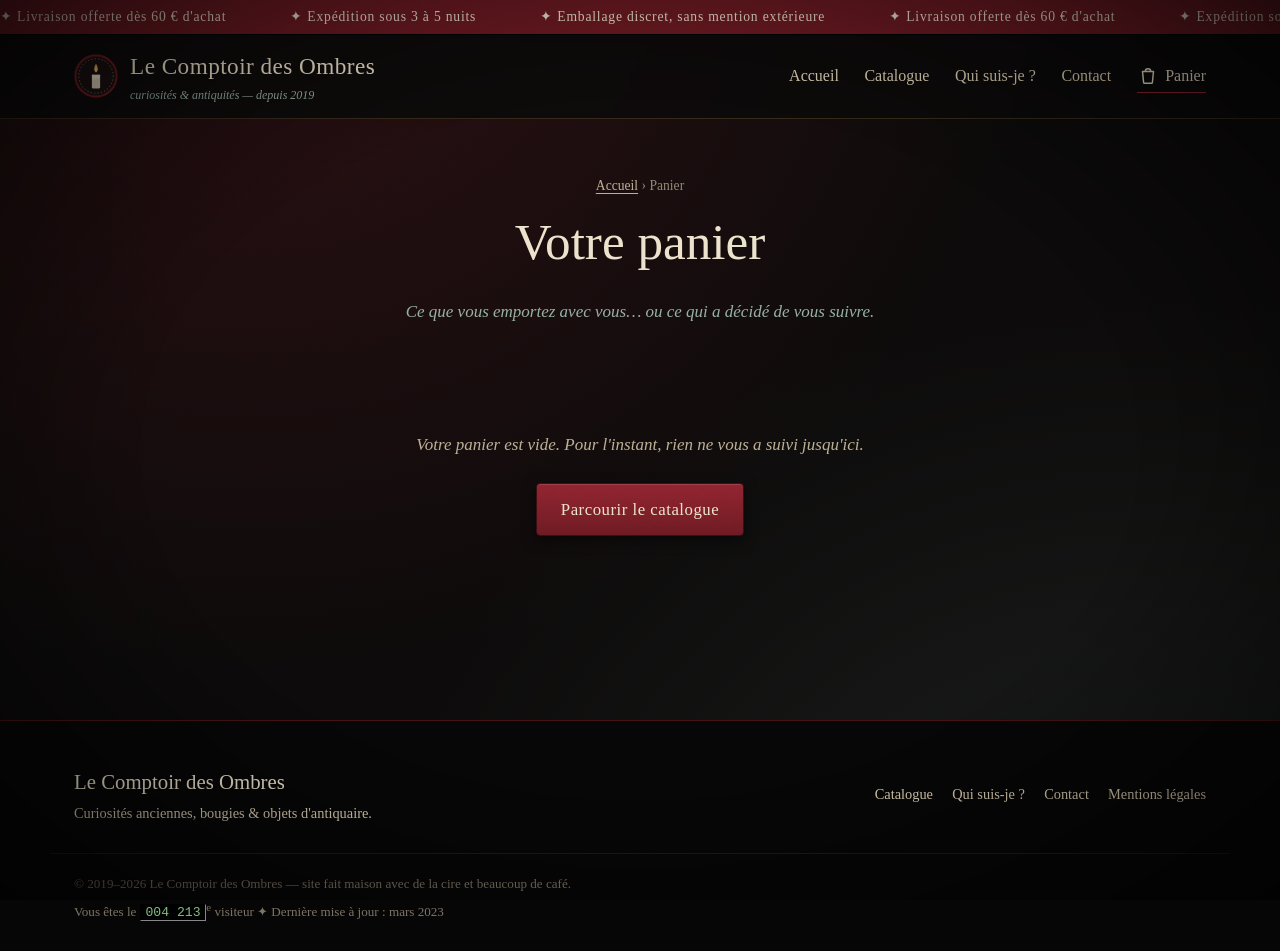
<file: boutique/panier.html>
<!DOCTYPE html>
<html lang="fr">
<head>
  <meta charset="UTF-8">
  <meta name="viewport" content="width=device-width, initial-scale=1.0">
  <title>Votre panier — Le Comptoir des Ombres</title>
  <meta name="description" content="Votre panier sur le Comptoir des Ombres.">
  <link rel="icon" href="img/logo.svg" type="image/svg+xml">
  <link rel="stylesheet" href="css/style.css">
</head>
<body>

  <!-- ===== Bandeau défilant (promo) ===== -->
  <div class="bandeau-promo" aria-label="Informations livraison">
    <div class="bandeau-defile">
      <span>✦ Livraison offerte dès 60 € d'achat</span>
      <span>✦ Expédition sous 3 à 5 nuits</span>
      <span>✦ Emballage discret, sans mention extérieure</span>
      <span>✦ Livraison offerte dès 60 € d'achat</span>
      <span>✦ Expédition sous 3 à 5 nuits</span>
      <span>✦ Emballage discret, sans mention extérieure</span>
    </div>
  </div>

  <!-- ===== En-tête : logo, menu, panier ===== -->
  <header class="entete">
    <div class="conteneur entete-interieur">
      <a class="logo" href="index.html">
        <img src="img/logo.svg" alt="" width="44" height="44">
        <span class="logo-texte">
          <span class="logo-nom">Le Comptoir des Ombres</span>
          <span class="logo-sous">curiosités &amp; antiquités — depuis 2019</span>
        </span>
      </a>

      <button class="bouton-menu" type="button" aria-expanded="false" aria-controls="nav-principale">
        <span aria-hidden="true">☰</span> Menu
      </button>

      <nav class="nav-principale" id="nav-principale" aria-label="Navigation principale">
        <a href="index.html">Accueil</a>
        <a href="catalogue.html">Catalogue</a>
        <a href="a-propos.html">Qui suis-je ?</a>
        <a href="contact.html">Contact</a>
        <a class="lien-panier" href="panier.html" aria-label="Panier">
          <svg viewBox="0 0 24 24" width="22" height="22" aria-hidden="true">
            <path d="M6 7h12l-1.2 12.2a1 1 0 0 1-1 .8H8.2a1 1 0 0 1-1-.8Z M9 7a3 3 0 0 1 6 0"
                  fill="none" stroke="currentColor" stroke-width="1.6" stroke-linejoin="round"/>
          </svg>
          Panier
          <span class="pastille" data-compteur-panier hidden>0</span>
        </a>
      </nav>
    </div>
  </header>

  <main>

    <!-- ===== Titre de la page ===== -->
    <section class="entete-page">
      <div class="conteneur">
        <p class="fil-ariane"><a href="index.html">Accueil</a> <span aria-hidden="true">›</span> Panier</p>
        <h1>Votre panier</h1>
        <p class="entete-page-intro">Ce que vous emportez avec vous… ou ce qui a décidé de vous suivre.</p>
      </div>
    </section>

    <section class="section section-panier">
      <div class="conteneur">

        <!-- Message affiché après validation -->
        <div class="confirmation" data-confirmation hidden tabindex="-1">
          <span class="confirmation-sceau" aria-hidden="true">✦</span>
          <h2>Panier validé</h2>
          <p>Votre commande <strong data-numero-commande></strong> a bien été enregistrée.
             Elle est archivée plus bas, dans « Vos commandes passées ».</p>
          <a class="bouton bouton-discret bouton-petit" href="catalogue.html">Retourner au catalogue</a>
        </div>

        <!-- Panier vide -->
        <div class="panier-vide" data-panier-vide hidden>
          <p>Votre panier est vide. Pour l'instant, rien ne vous a suivi jusqu'ici.</p>
          <a class="bouton" href="catalogue.html">Parcourir le catalogue</a>
        </div>

        <!-- Panier rempli (lignes insérées par js/panier.js) -->
        <div class="panier" data-panier hidden>
          <ul class="panier-lignes" data-lignes></ul>

          <aside class="recap" aria-label="Récapitulatif">
            <h2>Récapitulatif</h2>
            <dl>
              <div><dt>Sous-total</dt><dd data-sous-total></dd></div>
              <div><dt>Livraison</dt><dd data-livraison></dd></div>
              <div class="recap-total"><dt>Total</dt><dd data-total></dd></div>
            </dl>
            <p class="recap-note" data-note-livraison></p>
            <button class="bouton bouton-plein" type="button" data-valider>Valider le panier</button>
            <button class="lien-vider" type="button" data-vider>Vider le panier</button>
          </aside>
        </div>

        <!-- Historique des commandes archivées -->
        <section class="historique" data-historique hidden>
          <h2>Vos commandes passées</h2>
          <ol class="historique-liste" data-historique-liste></ol>
        </section>

      </div>
    </section>

  </main>

  <!-- ===== Pied de page ===== -->
  <footer class="pied">
    <div class="conteneur pied-interieur">
      <div>
        <p class="pied-nom">Le Comptoir des Ombres</p>
        <p>Curiosités anciennes, bougies &amp; objets d'antiquaire.</p>
      </div>
      <nav aria-label="Liens du pied de page">
        <a href="catalogue.html">Catalogue</a>
        <a href="a-propos.html">Qui suis-je ?</a>
        <a href="contact.html">Contact</a>
        <a href="mentions-legales.html">Mentions légales</a>
      </nav>
    </div>
    <div class="conteneur pied-bas">
      <p>© 2019–<span data-annee>2026</span> Le Comptoir des Ombres — site fait maison avec de la cire et beaucoup de café.</p>
      <p class="compteur-visites">Vous êtes le <span>004 213</span><sup>e</sup> visiteur ✦ Dernière mise à jour : mars 2023</p>
    </div>
  </footer>

  <!-- Scripts : données d'abord, puis dessins, puis logique -->
  <script src="data/products.js"></script>
  <script src="js/illustrations.js"></script>
  <script src="js/main.js"></script>
  <script src="js/panier.js"></script>
</body>
</html>
</file>
<file: boutique/css/style.css>
/* ==========================================================================
   Le Comptoir des Ombres — Feuille de style commune
   --------------------------------------------------------------------------
   Sommaire :
     1. Polices
     2. Variables (couleurs, tailles)
     3. Base, texture de papier, vignettage
     4. Bandeau promo + en-tête + menu
     5. Boutons
     6. Bannière d'accueil (brume, bougies)
     7. Sections, cartes produits
     8. Engagements, mot du gérant
     9. Pied de page, toast
    10. Responsive
    11. Accessibilité : réduction des animations
   ========================================================================== */


/* ---------- 1. Polices ----------
   Aucune police téléchargée : on utilise des polices à empattements déjà
   présentes sur la plupart des ordinateurs (Garamond, Palatino, Georgia...).
   Pour une police plus "ancienne", déposer un fichier libre de droits
   (ex. IM Fell English, licence OFL) dans boutique/fonts/ puis décommenter :

@font-face {
  font-family: "IM Fell English";
  src: url("../fonts/IMFellEnglish-Regular.woff2") format("woff2");
  font-display: swap;
}
*/


/* ---------- 2. Variables ---------- */
:root {
  /* couleurs */
  --noir:          #0c0a0a;
  --noir-doux:     #151112;
  --brun-nuit:     #1d1617;
  --bordeaux:      #6b1a22;
  --bordeaux-vif:  #8e2430;
  --vert-de-gris:  #5f7f74;
  --vert-pale:     #93ada3;
  --parchemin:     #d8cbb0;
  --parchemin-pale:#ece2cc;
  --or-vieilli:    #a8874a;
  --flamme:        #e9a94b;

  /* typographie */
  --police-titre: "IM Fell English", "Garamond", "EB Garamond", "Palatino Linotype", "Book Antiqua", Palatino, Georgia, serif;
  --police-texte: "Palatino Linotype", "Book Antiqua", Palatino, Georgia, "Times New Roman", serif;

  /* mise en page */
  --largeur-max: 1180px;
  --rayon: 4px;
  --ombre: 0 10px 30px rgba(0, 0, 0, .55);
}


/* ---------- 3. Base ---------- */
*,
*::before,
*::after { box-sizing: border-box; }

html { scroll-behavior: smooth; }

body {
  margin: 0;
  min-height: 100vh;
  font-family: var(--police-texte);
  font-size: 17px;
  line-height: 1.65;
  color: var(--parchemin);
  background-color: var(--noir);
  /* lueur bordeaux en haut + lueur verdâtre en bas */
  background-image:
    radial-gradient(ellipse at 20% -10%, rgba(107, 26, 34, .35), transparent 55%),
    radial-gradient(ellipse at 90% 110%, rgba(95, 127, 116, .18), transparent 50%);
  background-attachment: fixed;
}

/* Texture de papier vieilli : bruit généré en SVG (aucun fichier externe) */
body::before {
  content: "";
  position: fixed;
  inset: 0;
  pointer-events: none;
  z-index: 100;
  opacity: .09;
  mix-blend-mode: overlay;
  background-image: url("data:image/svg+xml;utf8,<svg xmlns='http://www.w3.org/2000/svg' width='220' height='220'><filter id='b'><feTurbulence type='fractalNoise' baseFrequency='.85' numOctaves='3' stitchTiles='stitch'/><feColorMatrix values='0 0 0 0 .85  0 0 0 0 .75  0 0 0 0 .6  0 0 0 1 0'/></filter><rect width='100%' height='100%' filter='url(%23b)'/></svg>");
}

/* Vignettage : les bords de l'écran sont assombris */
body::after {
  content: "";
  position: fixed;
  inset: 0;
  pointer-events: none;
  z-index: 99;
  background: radial-gradient(ellipse at center, transparent 55%, rgba(0, 0, 0, .7) 100%);
}

img, svg { max-width: 100%; display: block; }

a { color: var(--vert-pale); text-underline-offset: 3px; }
a:hover { color: var(--parchemin-pale); }

:focus-visible {
  outline: 2px dashed var(--flamme);
  outline-offset: 3px;
}

h1, h2, h3 {
  font-family: var(--police-titre);
  font-weight: normal;
  line-height: 1.2;
  color: var(--parchemin-pale);
  margin: 0 0 .5em;
}

.conteneur {
  width: 100%;
  max-width: var(--largeur-max);
  margin-inline: auto;
  padding-inline: 24px;
}

.centre { text-align: center; }


/* ---------- 4. Bandeau promo, en-tête, menu ---------- */

/* Bandeau qui défile en boucle (le contenu est doublé dans le HTML) */
.bandeau-promo {
  overflow: hidden;
  background: var(--bordeaux);
  color: var(--parchemin-pale);
  font-size: .85rem;
  letter-spacing: .06em;
  border-bottom: 1px solid #000;
}
.bandeau-defile {
  display: flex;
  gap: 4rem;
  width: max-content;
  padding: .35rem 0;
  animation: defile 40s linear infinite;
}
@keyframes defile {
  from { transform: translateX(0); }
  to   { transform: translateX(-50%); }
}

.entete {
  position: sticky;
  top: env(safe-area-inset-top, 0px);
  z-index: 50;
  background: rgba(12, 10, 10, .92);
  border-bottom: 1px solid rgba(168, 135, 74, .25);
  backdrop-filter: blur(4px);
}
.entete-interieur {
  display: flex;
  align-items: center;
  justify-content: space-between;
  gap: 1rem;
  padding-block: .8rem;
}

.logo {
  display: flex;
  align-items: center;
  gap: .75rem;
  text-decoration: none;
  color: inherit;
}
.logo-texte { display: flex; flex-direction: column; }
.logo-nom {
  font-family: var(--police-titre);
  font-size: 1.45rem;
  color: var(--parchemin-pale);
  letter-spacing: .02em;
}
.logo-sous {
  font-size: .75rem;
  font-style: italic;
  color: var(--vert-pale);
}

.nav-principale {
  display: flex;
  align-items: center;
  gap: 1.6rem;
}
.nav-principale a {
  color: var(--parchemin);
  text-decoration: none;
  font-size: 1rem;
  padding-block: .2rem;
  border-bottom: 1px solid transparent;
  transition: color .2s, border-color .2s;
}
.nav-principale a:hover,
.nav-principale a[aria-current="page"] {
  color: var(--parchemin-pale);
  border-bottom-color: var(--bordeaux-vif);
}

.lien-panier {
  position: relative;
  display: inline-flex;
  align-items: center;
  gap: .4rem;
}
.pastille {
  min-width: 1.3rem;
  height: 1.3rem;
  padding: 0 .3rem;
  border-radius: 999px;
  background: var(--bordeaux-vif);
  color: #fff;
  font-size: .75rem;
  line-height: 1.3rem;
  text-align: center;
  font-family: Georgia, serif;
}

/* bouton du menu mobile : caché sur grand écran */
.bouton-menu {
  display: none;
  background: none;
  border: 1px solid rgba(216, 203, 176, .35);
  color: var(--parchemin);
  font: inherit;
  padding: .3rem .8rem;
  border-radius: var(--rayon);
  cursor: pointer;
}


/* ---------- 5. Boutons ---------- */
.bouton {
  display: inline-block;
  padding: .75rem 1.5rem;
  font-family: var(--police-titre);
  font-size: 1.05rem;
  letter-spacing: .03em;
  color: var(--parchemin-pale);
  background: linear-gradient(180deg, var(--bordeaux-vif), var(--bordeaux));
  border: 1px solid #3a0d12;
  border-radius: var(--rayon);
  box-shadow: inset 0 1px 0 rgba(255, 255, 255, .12), 0 4px 14px rgba(0, 0, 0, .5);
  text-decoration: none;
  cursor: pointer;
  transition: filter .2s, transform .2s;
}
.bouton:hover { filter: brightness(1.15); color: #fff; transform: translateY(-1px); }
.bouton:active { transform: translateY(0); }

.bouton-discret {
  background: transparent;
  border-color: rgba(147, 173, 163, .5);
  color: var(--vert-pale);
  box-shadow: none;
}
.bouton-discret:hover { border-color: var(--vert-pale); color: var(--parchemin-pale); }

.bouton-petit { padding: .45rem .9rem; font-size: .9rem; }


/* ---------- 6. Bannière d'accueil ---------- */
.banniere {
  position: relative;
  overflow: hidden;
  padding-block: 5rem 4rem;
  border-bottom: 1px solid rgba(168, 135, 74, .2);
}
.banniere-interieur {
  position: relative;
  z-index: 2;
  display: grid;
  grid-template-columns: 1.2fr 1fr;
  align-items: center;
  gap: 3rem;
}

.surtitre {
  margin: 0 0 .8rem;
  font-size: .85rem;
  text-transform: uppercase;
  letter-spacing: .3em;
  color: var(--vert-pale);
}
.banniere h1 {
  font-size: clamp(2.2rem, 4.5vw, 3.6rem);
  text-shadow: 0 2px 18px rgba(0, 0, 0, .8);
}
.banniere h1 em {
  color: var(--flamme);
  font-style: italic;
  opacity: .9;
}
.banniere-intro {
  max-width: 34rem;
  font-size: 1.1rem;
  color: var(--parchemin);
}
.banniere-actions {
  display: flex;
  flex-wrap: wrap;
  gap: 1rem;
  margin-top: 2rem;
}

.banniere-bougies svg {
  width: 100%;
  max-width: 420px;
  margin-inline: auto;
  filter: drop-shadow(0 0 30px rgba(233, 169, 75, .15));
}

/* Brume : deux grandes nappes floues qui dérivent lentement */
.brume {
  position: absolute;
  left: -50%;
  width: 200%;
  height: 60%;
  pointer-events: none;
  z-index: 1;
  filter: blur(30px);
  opacity: .5;
  background:
    radial-gradient(ellipse 25% 40% at 20% 60%, rgba(147, 173, 163, .28), transparent 70%),
    radial-gradient(ellipse 30% 35% at 55% 50%, rgba(216, 203, 176, .14), transparent 70%),
    radial-gradient(ellipse 20% 45% at 85% 65%, rgba(147, 173, 163, .22), transparent 70%);
}
.brume-1 { bottom: -10%; animation: derive 55s ease-in-out infinite alternate; }
.brume-2 { bottom: 10%; opacity: .3; animation: derive 75s ease-in-out infinite alternate-reverse; }
@keyframes derive {
  from { transform: translateX(-8%); }
  to   { transform: translateX(8%); }
}

/* Flammes qui vacillent (utilisé aussi dans les dessins de produits) */
.flamme {
  transform-box: fill-box;
  transform-origin: 50% 100%;
  animation: vacille 2.4s ease-in-out infinite;
}
.flamme-b { animation-duration: 3.1s; animation-delay: -.8s; }
.flamme-c { animation-duration: 2.7s; animation-delay: -1.6s; }
@keyframes vacille {
  0%, 100% { transform: scale(1, 1) rotate(0deg); opacity: 1; }
  20%      { transform: scale(.96, 1.04) rotate(-2deg); opacity: .92; }
  45%      { transform: scale(1.03, .95) rotate(1.5deg); opacity: 1; }
  70%      { transform: scale(.98, 1.06) rotate(-1deg); opacity: .88; }
}


/* ---------- 7. Sections et cartes produits ---------- */
.section { padding-block: 4.5rem; }
.section-sombre {
  background: rgba(0, 0, 0, .35);
  border-block: 1px solid rgba(168, 135, 74, .15);
}

.section-titre {
  text-align: center;
  margin-bottom: 2.5rem;
}
.section-titre h2 {
  font-size: 2.2rem;
  display: inline-block;
  position: relative;
}
/* petits ornements de chaque côté du titre */
.section-titre h2::before,
.section-titre h2::after {
  content: "❦";
  font-size: 1rem;
  color: var(--bordeaux-vif);
  position: absolute;
  top: 50%;
  transform: translateY(-50%);
}
.section-titre h2::before { left: -2rem; }
.section-titre h2::after  { right: -2rem; transform: translateY(-50%) scaleX(-1); }
.section-titre p { margin: 0; font-style: italic; color: var(--vert-pale); }

.grille-produits {
  display: grid;
  grid-template-columns: repeat(auto-fill, minmax(240px, 1fr));
  gap: 1.8rem;
}

.carte-produit {
  position: relative;
  display: flex;
  flex-direction: column;
  background: linear-gradient(180deg, var(--brun-nuit), var(--noir-doux));
  border: 1px solid rgba(168, 135, 74, .22);
  border-radius: var(--rayon);
  box-shadow: var(--ombre);
  overflow: hidden;
  transition: transform .3s, border-color .3s;
}
.carte-produit:hover {
  transform: translateY(-4px);
  border-color: rgba(142, 36, 48, .7);
}

.carte-visuel {
  display: block;
  padding: 1.2rem 1.5rem .5rem;
  background: radial-gradient(circle at 50% 45%, rgba(95, 127, 116, .12), transparent 70%);
  border-bottom: 1px solid rgba(168, 135, 74, .12);
}
.carte-visuel svg {
  width: 100%;
  aspect-ratio: 1;
  max-height: 200px;
  transition: transform .4s;
}
.carte-produit:hover .carte-visuel svg { transform: scale(1.04); }

.carte-corps {
  display: flex;
  flex-direction: column;
  flex: 1;
  padding: 1rem 1.2rem 1.2rem;
}
.carte-corps h3 { font-size: 1.25rem; margin-bottom: .3rem; }
.carte-corps h3 a { color: inherit; text-decoration: none; }
.carte-corps h3 a:hover { color: var(--flamme); }

.carte-desc {
  flex: 1;
  margin: 0 0 1rem;
  font-size: .93rem;
  font-style: italic;
  color: #b9ad94;
}
.carte-pied {
  display: flex;
  align-items: center;
  justify-content: space-between;
  gap: .6rem;
  flex-wrap: wrap;
}
.prix {
  font-family: Georgia, serif;
  font-size: 1.2rem;
  color: var(--flamme);
}

.badge {
  position: absolute;
  top: .8rem;
  left: -.2rem;
  z-index: 1;
  padding: .15rem .7rem;
  font-size: .75rem;
  letter-spacing: .05em;
  text-transform: uppercase;
  color: var(--parchemin-pale);
  background: var(--bordeaux);
  box-shadow: 2px 2px 6px rgba(0, 0, 0, .5);
}

/* petite note écrite "à la main" sous les produits */
.note-manuscrite {
  margin: 2rem auto 1.5rem;
  max-width: 40rem;
  text-align: center;
  font-size: .9rem;
  font-style: italic;
  color: #8f8573;
  transform: rotate(-.6deg);
}


/* ---------- 8. Engagements et mot du gérant ---------- */
.grille-engagements {
  display: grid;
  grid-template-columns: repeat(4, 1fr);
  gap: 2rem;
  text-align: center;
}
.engagement-icone {
  display: inline-grid;
  place-items: center;
  width: 3rem;
  height: 3rem;
  margin-bottom: .6rem;
  font-size: 1.4rem;
  color: var(--or-vieilli);
  border: 1px solid rgba(168, 135, 74, .4);
  border-radius: 50%;
}
.engagement h3 { font-size: 1.2rem; }
.engagement p { margin: 0; font-size: .93rem; color: #b9ad94; }
.engagement small { color: #7d7466; }

.mot-gerant { display: flex; justify-content: center; }

/* encart façon vieux papier (lisible : texte foncé sur fond clair) */
.parchemin {
  max-width: 44rem;
  padding: 2.5rem 3rem;
  color: #2b2118;
  background:
    radial-gradient(ellipse at center, transparent 50%, rgba(90, 60, 30, .35) 100%),
    linear-gradient(180deg, #e6d9bb, #d6c59f);
  border-radius: 2px;
  box-shadow: var(--ombre), inset 0 0 40px rgba(90, 60, 30, .35);
  transform: rotate(.4deg);
}
.parchemin h2 { color: #3a0d12; font-size: 1.8rem; }
.parchemin a { color: var(--bordeaux); }
.signature {
  margin-bottom: 0;
  text-align: right;
  font-family: var(--police-titre);
  font-size: 1.3rem;
  font-style: italic;
}


/* ---------- 9. Pied de page et toast ---------- */
.pied {
  margin-top: 2rem;
  padding-top: 2.5rem;
  padding-bottom: calc(1.5rem + env(safe-area-inset-bottom, 0px));
  background: #070606;
  border-top: 1px solid rgba(107, 26, 34, .6);
  font-size: .9rem;
}
.pied-interieur {
  display: flex;
  justify-content: space-between;
  flex-wrap: wrap;
  gap: 1.5rem;
  padding-bottom: 1.5rem;
  border-bottom: 1px solid rgba(216, 203, 176, .1);
}
.pied-nom { font-family: var(--police-titre); font-size: 1.3rem; color: var(--parchemin-pale); margin: 0; }
.pied-interieur p { margin: .2rem 0; }
.pied nav { display: flex; flex-wrap: wrap; gap: 1.2rem; align-items: center; }
.pied nav a { color: var(--parchemin); text-decoration: none; }
.pied nav a:hover { color: var(--flamme); }
.pied-bas { padding-top: 1rem; color: #7d7466; font-size: .82rem; }
.pied-bas p { margin: .2rem 0; }
.compteur-visites span {
  font-family: "Courier New", monospace;
  background: #000;
  color: #7fbf7f;
  padding: 0 .3rem;
  border: 1px inset #333;
}

/* Message temporaire "ajouté au panier" */
.toast {
  position: fixed;
  left: 50%;
  bottom: calc(1.5rem + env(safe-area-inset-bottom, 0px));
  z-index: 200;
  max-width: calc(100% - 32px);
  padding: .8rem 1.4rem;
  color: var(--parchemin-pale);
  background: var(--brun-nuit);
  border: 1px solid var(--bordeaux-vif);
  border-radius: var(--rayon);
  box-shadow: var(--ombre);
  opacity: 0;
  transform: translate(-50%, 20px);
  transition: opacity .3s, transform .3s;
  pointer-events: none;
}
.toast.visible { opacity: 1; transform: translate(-50%, 0); }


/* ---------- 9 bis. Page catalogue ---------- */
.entete-page {
  padding-block: 3.5rem 1rem;
  text-align: center;
}
.entete-page h1 { font-size: clamp(2.2rem, 5vw, 3.2rem); }
.entete-page-intro {
  max-width: 36rem;
  margin: 0 auto;
  font-style: italic;
  color: var(--vert-pale);
}
.fil-ariane { margin: 0 0 .8rem; font-size: .85rem; color: #8f8573; }
.fil-ariane a { color: #b9ad94; }

.section-catalogue { padding-top: 2rem; }

.filtres {
  display: grid;
  gap: 1.2rem;
  margin-bottom: 1.5rem;
  padding: 1.3rem 1.5rem;
  background: rgba(0, 0, 0, .3);
  border: 1px solid rgba(168, 135, 74, .2);
  border-radius: var(--rayon);
}
.filtres-ligne {
  display: grid;
  grid-template-columns: 1fr minmax(180px, 240px);
  gap: 1rem;
}
.champ { display: grid; gap: .3rem; }
.champ-libelle {
  font-size: .78rem;
  letter-spacing: .08em;
  text-transform: uppercase;
  color: var(--or-vieilli);
}
.champ input,
.champ select {
  width: 100%;
  padding: .6rem .8rem;
  font: inherit;
  font-size: 1rem;
  color: var(--parchemin-pale);
  background: var(--noir-doux);
  border: 1px solid rgba(168, 135, 74, .35);
  border-radius: var(--rayon);
}
.champ input::placeholder { color: #7d7466; font-style: italic; }
.champ input:focus,
.champ select:focus { border-color: var(--flamme); outline: none; }

.filtres-categories { margin: 0; padding: 0; border: 0; min-width: 0; }
.filtres-categories legend { padding: 0; margin-bottom: .5rem; }
.puces { display: flex; flex-wrap: wrap; gap: .5rem; }
.puce {
  padding: .4rem .9rem;
  font: inherit;
  font-size: .92rem;
  color: var(--parchemin);
  background: transparent;
  border: 1px solid rgba(147, 173, 163, .35);
  border-radius: 999px;
  cursor: pointer;
  transition: border-color .2s, background-color .2s, color .2s;
}
.puce:hover { border-color: var(--vert-pale); color: var(--parchemin-pale); }
.puce[aria-pressed="true"] {
  color: var(--parchemin-pale);
  background: var(--bordeaux);
  border-color: var(--bordeaux-vif);
}
.puce-nombre {
  margin-left: .2rem;
  font-size: .78rem;
  opacity: .7;
}

.resultat-compte {
  margin: 0 0 1.2rem;
  font-size: .9rem;
  font-style: italic;
  color: #8f8573;
}

.catalogue-vide {
  padding: 3rem 1rem;
  text-align: center;
  font-style: italic;
  color: #b9ad94;
}
.catalogue-vide[hidden] { display: none; }


/* ---------- 9 ter. Page « Qui suis-je ? » ---------- */
.presentation {
  display: grid;
  grid-template-columns: minmax(220px, 320px) 1fr;
  gap: 3rem;
  align-items: start;
}
.portrait { margin: 0; }
.portrait svg {
  width: 100%;
  border: 1px solid rgba(168, 135, 74, .3);
  border-radius: var(--rayon);
  box-shadow: var(--ombre);
  transform: rotate(-1.2deg);
}
.portrait figcaption {
  margin-top: .8rem;
  text-align: center;
  font-size: .88rem;
  font-style: italic;
  color: #8f8573;
}
.presentation-texte h2 { font-size: 2rem; }
.presentation-texte p { max-width: 40rem; }
.signature-claire { color: var(--parchemin-pale); max-width: 40rem; }

.chronologie {
  list-style: none;
  max-width: 46rem;
  margin: 0 auto;
  padding: 0;
  border-left: 1px solid rgba(168, 135, 74, .35);
}
.chronologie li {
  position: relative;
  display: grid;
  grid-template-columns: 5rem 1fr;
  gap: 1rem;
  padding: 0 0 1.8rem 1.6rem;
}
.chronologie li:last-child { padding-bottom: 0; }
.chronologie li::before {
  content: "";
  position: absolute;
  left: -6px;
  top: .45rem;
  width: 11px;
  height: 11px;
  background: var(--bordeaux-vif);
  border: 2px solid var(--noir);
  border-radius: 50%;
}
.chrono-date {
  font-family: var(--police-titre);
  font-size: 1.4rem;
  color: var(--flamme);
  line-height: 1.3;
}
.chronologie h3 { font-size: 1.2rem; margin-bottom: .2rem; }
.chronologie p { margin: 0; font-size: .95rem; color: #b9ad94; }

.grille-apropos {
  display: grid;
  grid-template-columns: 1fr 1fr;
  gap: 2rem;
}
.encart {
  padding: 1.8rem 2rem;
  background: linear-gradient(180deg, var(--brun-nuit), var(--noir-doux));
  border: 1px solid rgba(168, 135, 74, .22);
  border-radius: var(--rayon);
  box-shadow: var(--ombre);
}
.encart h2 { font-size: 1.6rem; }
.liste-manies { margin: 0; padding-left: 1.2rem; }
.liste-manies li { margin-bottom: .5rem; }
.liste-manies li::marker { content: "✦  "; color: var(--or-vieilli); }


/* ---------- 9 quater. Page panier ---------- */
.section-panier { padding-top: 2rem; }
.section-panier [hidden] { display: none !important; }

.panier {
  display: grid;
  grid-template-columns: 1fr 320px;
  gap: 2rem;
  align-items: start;
}
.panier-lignes { list-style: none; margin: 0; padding: 0; display: grid; gap: 1rem; }
.panier-ligne {
  display: grid;
  grid-template-columns: 90px 1fr auto auto;
  align-items: center;
  gap: 1.2rem;
  padding: .8rem 1.2rem .8rem .8rem;
  background: linear-gradient(180deg, var(--brun-nuit), var(--noir-doux));
  border: 1px solid rgba(168, 135, 74, .22);
  border-radius: var(--rayon);
}
.ligne-visuel {
  display: block;
  background: radial-gradient(circle at 50% 45%, rgba(95, 127, 116, .14), transparent 70%);
}
.ligne-visuel svg { width: 100%; aspect-ratio: 1; }
.ligne-infos h3 { font-size: 1.15rem; margin-bottom: .1rem; }
.ligne-infos h3 a { color: inherit; text-decoration: none; }
.ligne-infos h3 a:hover { color: var(--flamme); }
.ligne-prix-unitaire { margin: 0; font-size: .88rem; color: #8f8573; }
.ligne-total { margin: 0; min-width: 5.5rem; text-align: right; font-family: Georgia, serif; font-size: 1.1rem; color: var(--flamme); }

.lien-retirer,
.lien-vider {
  padding: 0;
  font: inherit;
  font-size: .85rem;
  color: var(--vert-pale);
  background: none;
  border: 0;
  text-decoration: underline;
  text-underline-offset: 3px;
  cursor: pointer;
}
.lien-retirer:hover,
.lien-vider:hover { color: var(--parchemin-pale); }

.quantite {
  display: inline-flex;
  align-items: center;
  border: 1px solid rgba(168, 135, 74, .35);
  border-radius: var(--rayon);
}
.quantite button {
  width: 2.2rem;
  height: 2.2rem;
  font-size: 1.1rem;
  color: var(--parchemin-pale);
  background: transparent;
  border: 0;
  cursor: pointer;
}
.quantite button:hover:not(:disabled) { background: rgba(142, 36, 48, .4); }
.quantite button:disabled { opacity: .35; cursor: not-allowed; }
.quantite span { min-width: 2rem; text-align: center; font-family: Georgia, serif; }

.recap {
  position: sticky;
  top: 1.5rem;
  padding: 1.5rem;
  background: rgba(0, 0, 0, .35);
  border: 1px solid rgba(168, 135, 74, .3);
  border-radius: var(--rayon);
  box-shadow: var(--ombre);
}
.recap h2 { font-size: 1.5rem; }
.recap dl { margin: 0 0 1rem; }
.recap dl div { display: flex; justify-content: space-between; padding: .35rem 0; }
.recap dt { color: #b9ad94; }
.recap dd { margin: 0; font-family: Georgia, serif; }
.recap-total {
  margin-top: .4rem;
  padding-top: .7rem !important;
  border-top: 1px solid rgba(168, 135, 74, .3);
  font-size: 1.2rem;
}
.recap-total dt { color: var(--parchemin-pale); }
.recap-total dd { color: var(--flamme); }
.recap-note { margin: 0 0 1.2rem; font-size: .85rem; font-style: italic; color: var(--vert-pale); }
.bouton-plein { display: block; width: 100%; text-align: center; margin-bottom: .8rem; }
.recap .lien-vider { display: block; margin-inline: auto; }

.panier-vide,
.confirmation {
  max-width: 34rem;
  margin: 0 auto 2.5rem;
  padding: 2.5rem 2rem;
  text-align: center;
}
.panier-vide p { font-style: italic; color: #b9ad94; margin-bottom: 1.5rem; }
.confirmation {
  background: linear-gradient(180deg, var(--brun-nuit), var(--noir-doux));
  border: 1px solid var(--bordeaux-vif);
  border-radius: var(--rayon);
  box-shadow: var(--ombre);
}
.confirmation:focus { outline: none; }
.confirmation h2 { font-size: 2rem; margin-bottom: .4rem; }
.confirmation p { color: #b9ad94; }
.confirmation strong { color: var(--flamme); font-family: "Courier New", monospace; letter-spacing: .05em; }
.confirmation-sceau {
  display: inline-grid;
  place-items: center;
  width: 3.2rem;
  height: 3.2rem;
  margin-bottom: .8rem;
  font-size: 1.4rem;
  color: var(--parchemin-pale);
  background: radial-gradient(circle at 35% 35%, var(--bordeaux-vif), #3a0d12);
  border-radius: 50%;
  box-shadow: 0 3px 10px rgba(0, 0, 0, .6);
}

.historique { margin-top: 3.5rem; }
.historique h2 { font-size: 1.6rem; }
.historique-liste { list-style: none; margin: 0; padding: 0; display: grid; gap: .8rem; }
.commande {
  padding: 1rem 1.2rem;
  border: 1px dashed rgba(168, 135, 74, .3);
  border-radius: var(--rayon);
  background: rgba(0, 0, 0, .25);
}
.commande-entete { display: flex; flex-wrap: wrap; gap: .4rem 1.2rem; align-items: baseline; }
.commande-entete strong { font-family: "Courier New", monospace; color: var(--parchemin-pale); }
.commande-entete span { font-size: .88rem; color: #8f8573; }
.commande-entete .commande-total { margin-left: auto; font-family: Georgia, serif; font-size: 1rem; color: var(--flamme); }
.commande-articles { margin: .5rem 0 0; padding-left: 1.2rem; font-size: .9rem; color: #b9ad94; }


/* ---------- 10. Responsive ---------- */
@media (max-width: 980px) {
  .banniere-interieur { grid-template-columns: 1fr; text-align: center; }
  .banniere-intro { margin-inline: auto; }
  .banniere-actions { justify-content: center; }
  .banniere-bougies svg { max-width: 300px; }
  .grille-engagements { grid-template-columns: repeat(2, 1fr); }
  .panier { grid-template-columns: 1fr; }
  .recap { position: static; }
}

@media (max-width: 760px) {
  body { font-size: 16px; }
  .conteneur { padding-inline: 16px; }

  /* menu repliable */
  .bouton-menu { display: inline-block; }
  .entete-interieur { flex-wrap: wrap; }
  .nav-principale {
    display: none;
    width: 100%;
    flex-direction: column;
    align-items: flex-start;
    gap: .6rem;
    padding-top: .6rem;
  }
  .nav-principale.ouverte { display: flex; }

  .logo-nom { font-size: 1.15rem; }
  .logo-sous { display: none; }

  .banniere { padding-block: 3rem 2.5rem; }
  .section { padding-block: 3rem; }
  .parchemin { padding: 1.8rem 1.4rem; transform: none; }
  .filtres { padding: 1rem; }
  .filtres-ligne { grid-template-columns: 1fr; }
  .entete-page { padding-top: 2.5rem; }
  .presentation,
  .grille-apropos { grid-template-columns: 1fr; gap: 2rem; }
  .portrait { max-width: 260px; margin-inline: auto; }
  .encart { padding: 1.4rem; }
  .chronologie li { grid-template-columns: 1fr; gap: .2rem; }
  .panier-ligne { grid-template-columns: 64px 1fr; gap: .6rem 1rem; padding: .8rem; }
  .panier-ligne .ligne-visuel { grid-row: span 3; align-self: start; }
  .panier-ligne .quantite { grid-column: 2; justify-self: start; }
  .panier-ligne .ligne-total { grid-column: 2; text-align: left; }
  .commande-entete .commande-total { margin-left: 0; }
  .section-titre h2 { font-size: 1.8rem; }
}

@media (max-width: 480px) {
  .grille-engagements { grid-template-columns: 1fr; }
  .section-titre h2::before,
  .section-titre h2::after { display: none; }
}


/* ---------- 11. Réduction des animations ----------
   Si l'utilisateur a demandé moins d'animations dans son système,
   on fige flammes, brume et bandeau. */
@media (prefers-reduced-motion: reduce) {
  *, *::before, *::after {
    animation: none !important;
    transition: none !important;
  }
  html { scroll-behavior: auto; }
}
</file>
